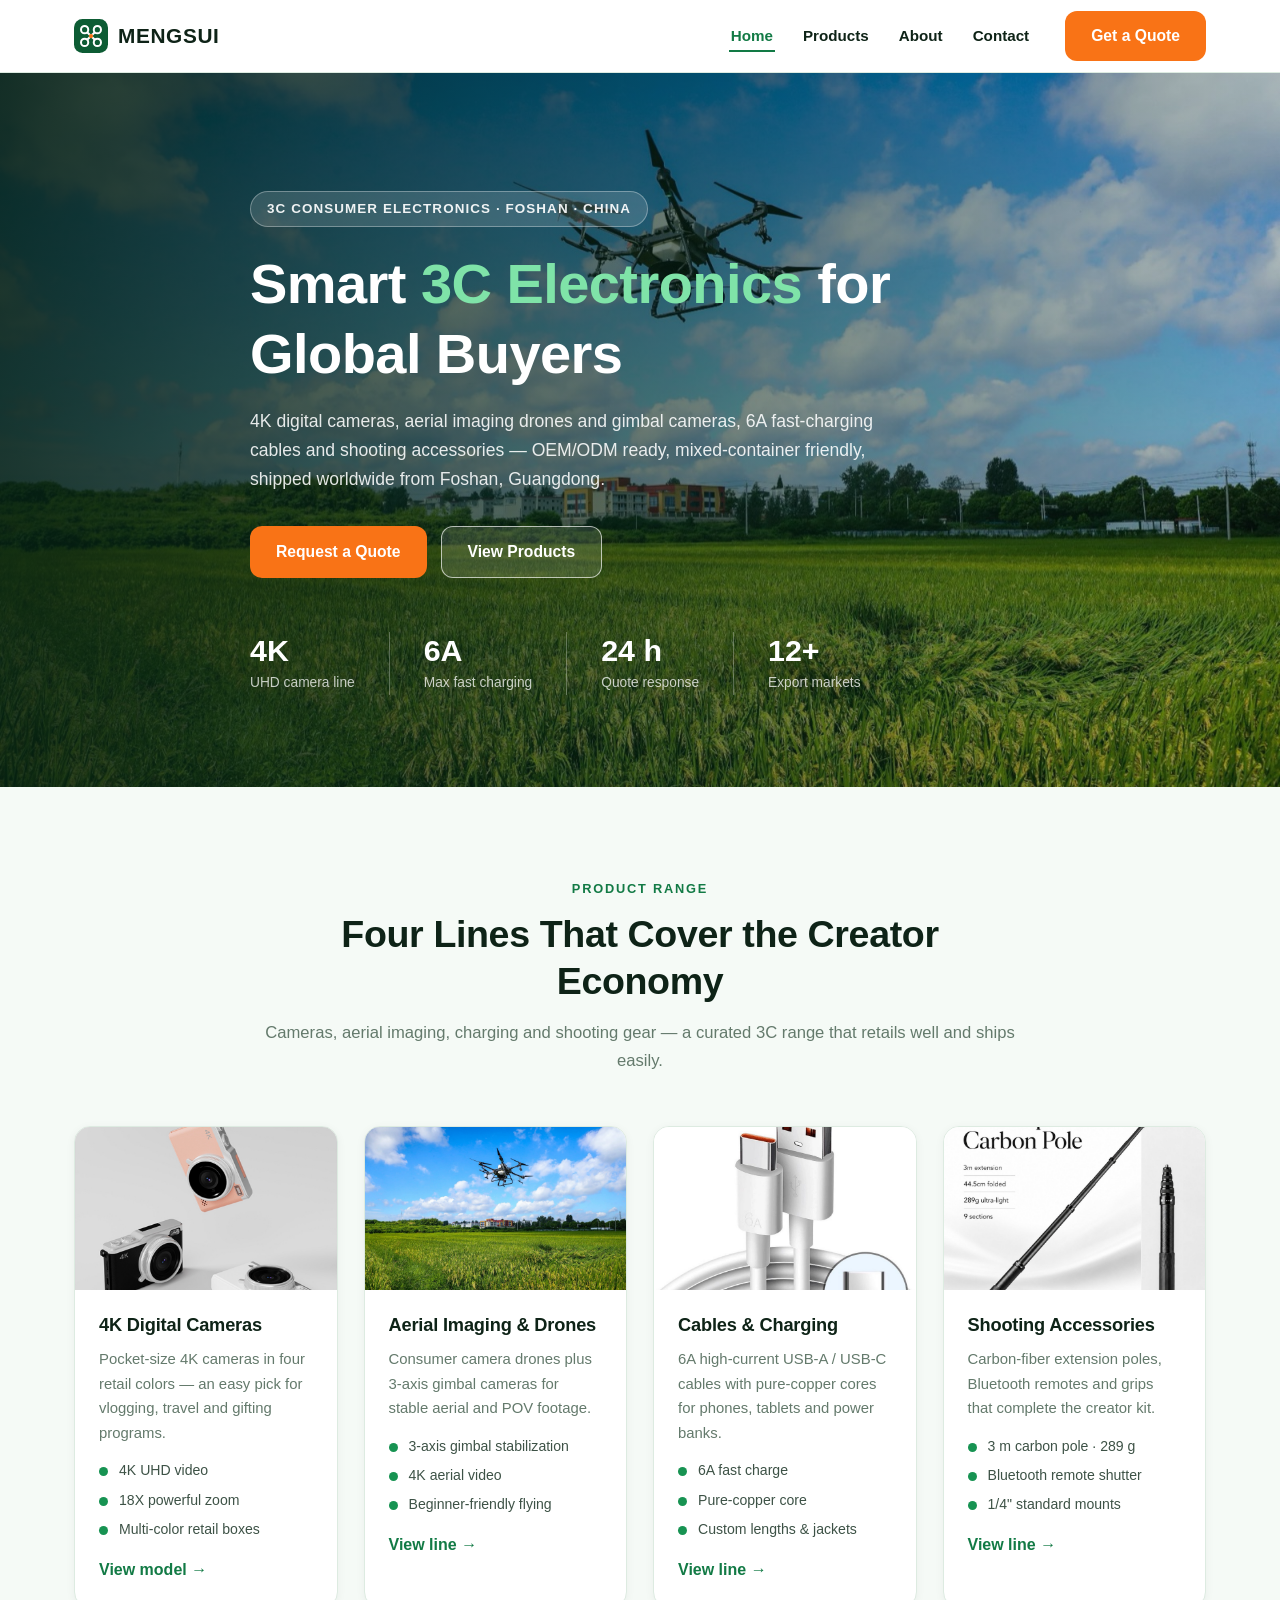
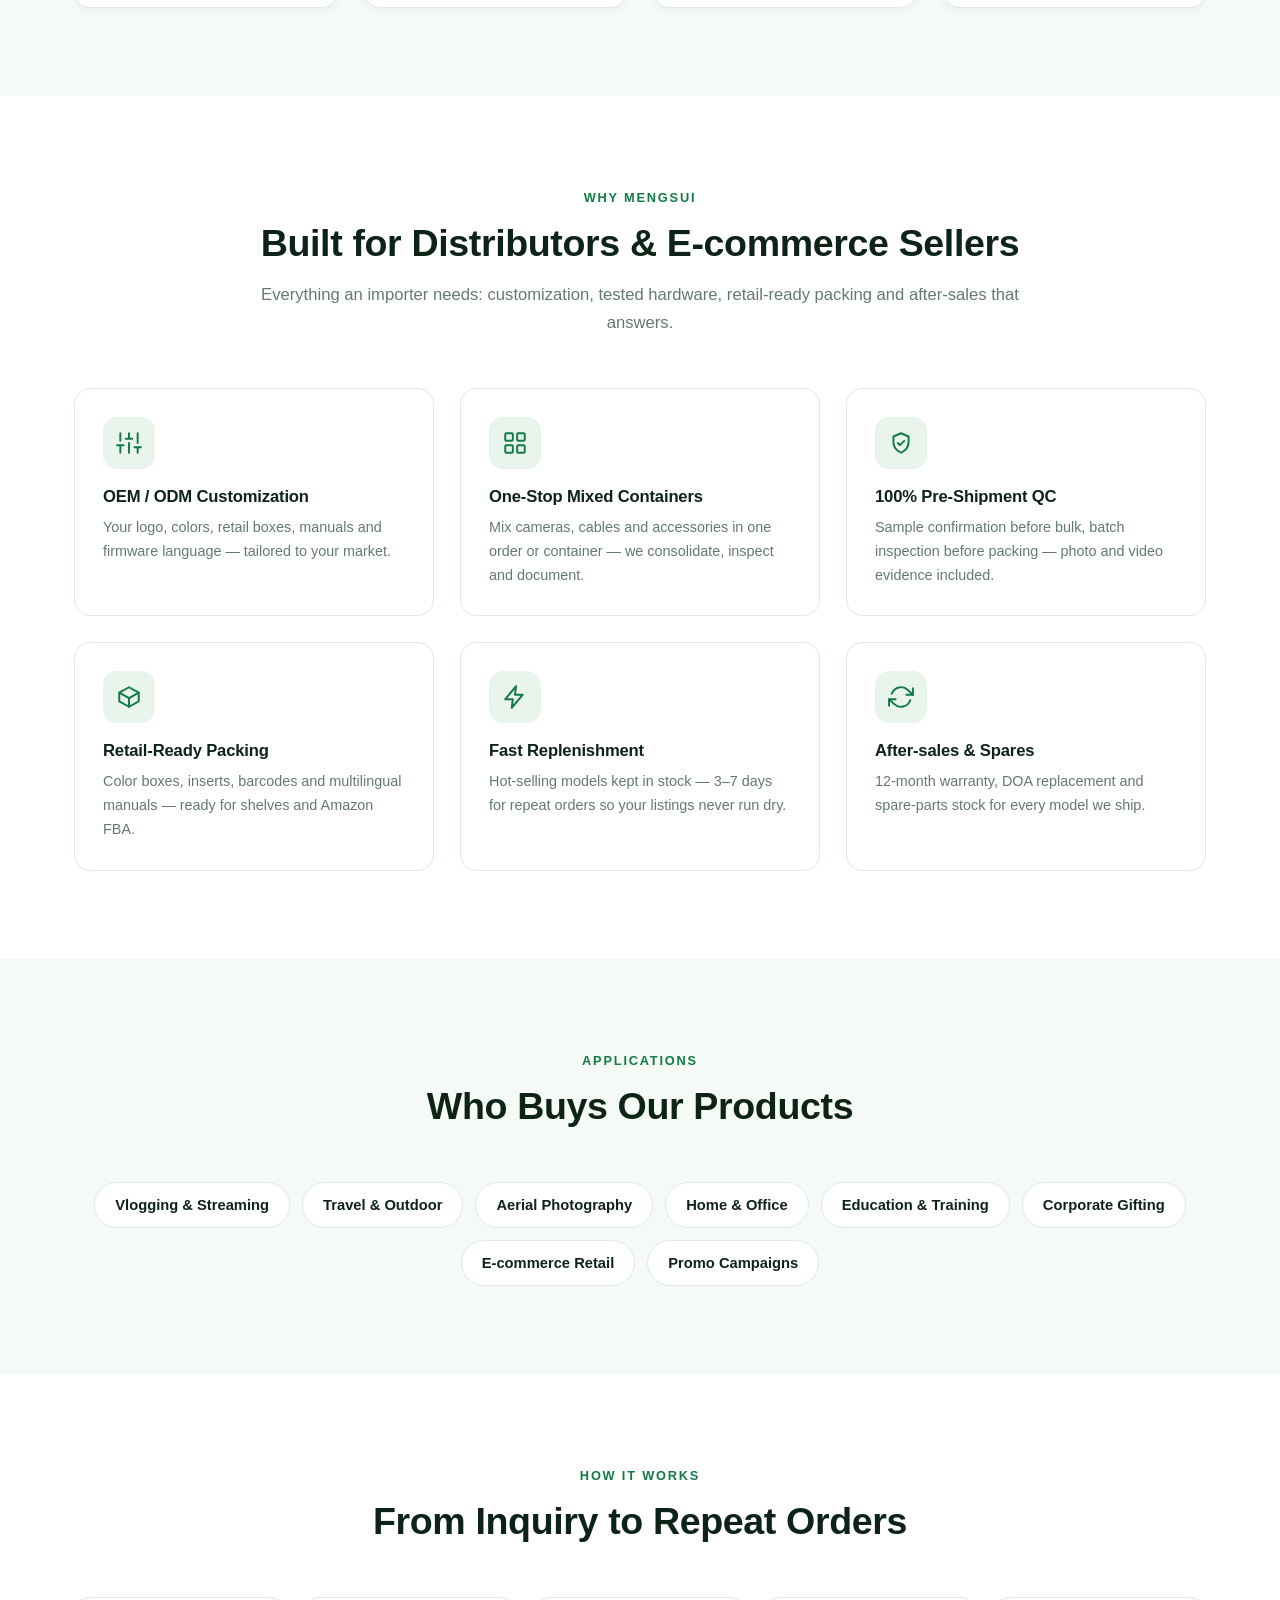
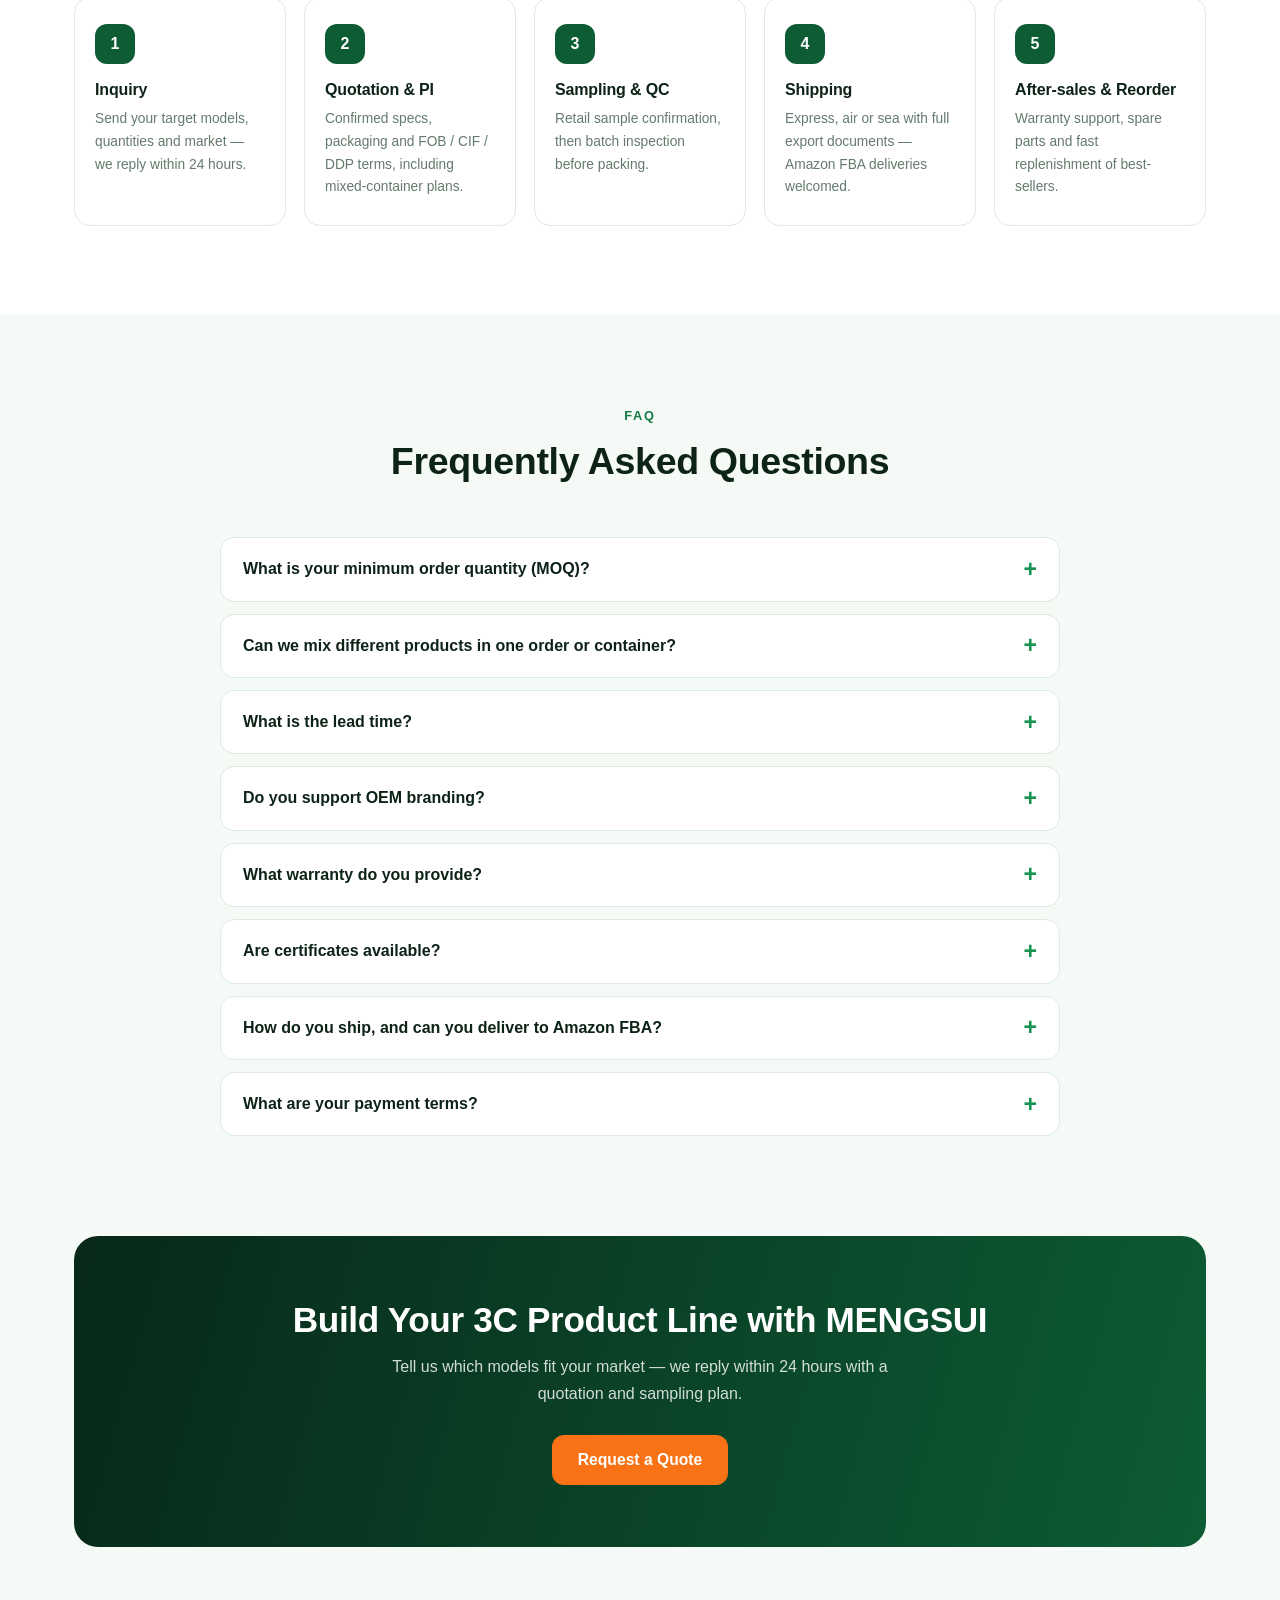
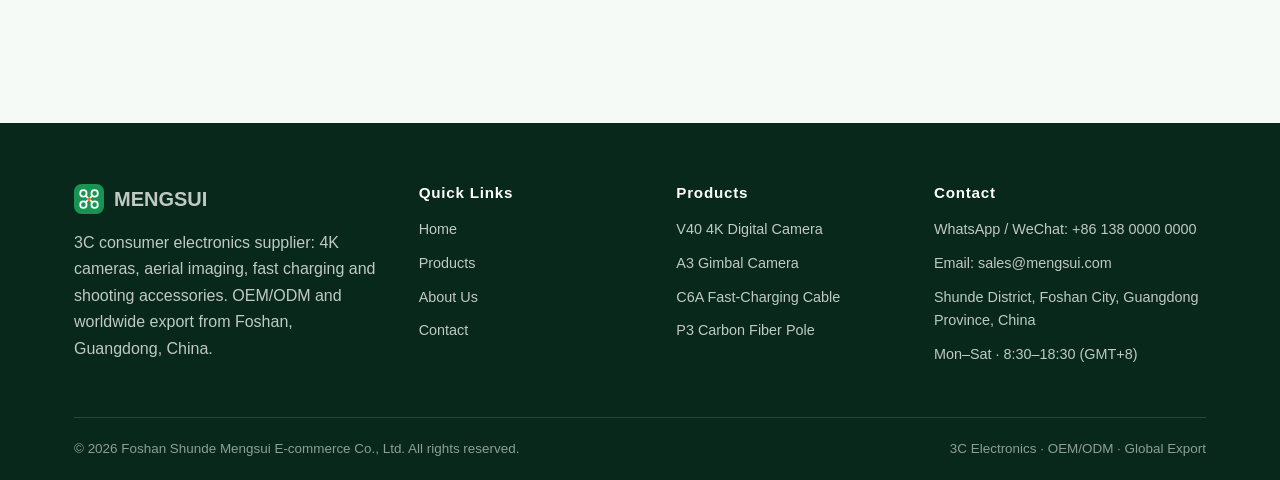
<file: index.html>
<!DOCTYPE html>
<html lang="en">
<head>
<meta charset="UTF-8">
<meta name="viewport" content="width=device-width, initial-scale=1.0">
<title>MENGSUI | 3C Consumer Electronics Supplier — 4K Cameras, Aerial Imaging, Charging &amp; Accessories</title>
<meta name="description" content="MENGSUI (Foshan Shunde Mengsui E-commerce Co., Ltd.) exports 3C consumer electronics: 4K digital cameras, aerial imaging drones &amp; gimbal cameras, 6A fast-charging cables and shooting accessories. OEM/ODM, mixed containers, worldwide shipping.">
<link rel="icon" href="data:image/svg+xml,%3Csvg xmlns='http://www.w3.org/2000/svg' viewBox='0 0 32 32'%3E%3Crect width='32' height='32' rx='8' fill='%230d5c34'/%3E%3Cg stroke='%23ffffff' stroke-width='1.9' fill='none'%3E%3Ccircle cx='10' cy='10' r='3.4'/%3E%3Ccircle cx='22' cy='10' r='3.4'/%3E%3Ccircle cx='10' cy='22' r='3.4'/%3E%3Ccircle cx='22' cy='22' r='3.4'/%3E%3Cpath d='M12.4 12.4l7.2 7.2M19.6 12.4l-7.2 7.2'/%3E%3C/g%3E%3Ccircle cx='16' cy='16' r='2' fill='%23f97316'/%3E%3C/svg%3E">
<link rel="stylesheet" href="css/style.css">
</head>
<body>

<header class="site-header">
  <div class="container">
    <nav class="nav">
      <a class="brand" href="index.html">
        <svg viewBox="0 0 32 32" fill="none" xmlns="http://www.w3.org/2000/svg" aria-hidden="true"><rect width="32" height="32" rx="8" fill="#0d5c34"/><g stroke="#ffffff" stroke-width="1.9" fill="none"><circle cx="10" cy="10" r="3.4"/><circle cx="22" cy="10" r="3.4"/><circle cx="10" cy="22" r="3.4"/><circle cx="22" cy="22" r="3.4"/><path d="M12.4 12.4l7.2 7.2M19.6 12.4l-7.2 7.2"/></g><circle cx="16" cy="16" r="2" fill="#f97316"/></svg>
        MENGSUI
      </a>
      <button class="nav-toggle" aria-label="Toggle menu"><span></span><span></span><span></span></button>
      <ul class="nav-links">
        <li><a href="index.html" class="active">Home</a></li>
        <li><a href="products.html">Products</a></li>
        <li><a href="about.html">About</a></li>
        <li><a href="contact.html">Contact</a></li>
      </ul>
      <a class="btn btn-cta nav-cta" href="contact.html">Get a Quote</a>
    </nav>
  </div>
</header>

<!-- Hero -->
<section class="hero">
  <div class="hero-bg" style="background-image:url('images/drone-2.jpg')"></div>
  <div class="container hero-inner">
    <span class="hero-kicker">3C Consumer Electronics · Foshan · China</span>
    <h1>Smart <em>3C Electronics</em> for Global Buyers</h1>
    <p>4K digital cameras, aerial imaging drones and gimbal cameras, 6A fast-charging cables and shooting accessories — OEM/ODM ready, mixed-container friendly, shipped worldwide from Foshan, Guangdong.</p>
    <div class="hero-actions">
      <a class="btn btn-cta" href="contact.html">Request a Quote</a>
      <a class="btn btn-ghost" href="products.html">View Products</a>
    </div>
    <div class="hero-stats">
      <div class="stat"><strong>4K</strong><span>UHD camera line</span></div>
      <div class="stat"><strong>6A</strong><span>Max fast charging</span></div>
      <div class="stat"><strong>24 h</strong><span>Quote response</span></div>
      <div class="stat"><strong>12+</strong><span>Export markets</span></div>
    </div>
  </div>
</section>

<!-- Product families -->
<section class="section">
  <div class="container">
    <div class="section-head center reveal">
      <span class="kicker">Product Range</span>
      <h2>Four Lines That Cover the Creator Economy</h2>
      <p>Cameras, aerial imaging, charging and shooting gear — a curated 3C range that retails well and ships easily.</p>
    </div>
    <div class="grid grid-4">
      <article class="card reveal">
        <div class="card-media"><img src="images/cam-trio.jpg" alt="4K digital cameras in pink, black and white"></div>
        <div class="card-body">
          <h3>4K Digital Cameras</h3>
          <p>Pocket-size 4K cameras in four retail colors — an easy pick for vlogging, travel and gifting programs.</p>
          <ul class="mini-specs">
            <li>4K UHD video</li>
            <li>18X powerful zoom</li>
            <li>Multi-color retail boxes</li>
          </ul>
          <a class="text-link" href="products.html#camera">View model →</a>
        </div>
      </article>
      <article class="card reveal">
        <div class="card-media"><img src="images/drone-2.jpg" alt="Consumer camera drone flying in a blue sky"></div>
        <div class="card-body">
          <h3>Aerial Imaging &amp; Drones</h3>
          <p>Consumer camera drones plus 3-axis gimbal cameras for stable aerial and POV footage.</p>
          <ul class="mini-specs">
            <li>3-axis gimbal stabilization</li>
            <li>4K aerial video</li>
            <li>Beginner-friendly flying</li>
          </ul>
          <a class="text-link" href="products.html#aerial">View line →</a>
        </div>
      </article>
      <article class="card reveal">
        <div class="card-media"><img src="images/cable-6a.jpg" alt="6A USB-A to USB-C fast-charging cable"></div>
        <div class="card-body">
          <h3>Cables &amp; Charging</h3>
          <p>6A high-current USB-A / USB-C cables with pure-copper cores for phones, tablets and power banks.</p>
          <ul class="mini-specs">
            <li>6A fast charge</li>
            <li>Pure-copper core</li>
            <li>Custom lengths &amp; jackets</li>
          </ul>
          <a class="text-link" href="products.html#cables">View line →</a>
        </div>
      </article>
      <article class="card reveal">
        <div class="card-media"><img src="images/pole-carbon.jpg" alt="Carbon fiber telescopic extension pole for cameras"></div>
        <div class="card-body">
          <h3>Shooting Accessories</h3>
          <p>Carbon-fiber extension poles, Bluetooth remotes and grips that complete the creator kit.</p>
          <ul class="mini-specs">
            <li>3 m carbon pole · 289 g</li>
            <li>Bluetooth remote shutter</li>
            <li>1/4" standard mounts</li>
          </ul>
          <a class="text-link" href="products.html#accessories">View line →</a>
        </div>
      </article>
    </div>
  </div>
</section>

<!-- Why MENGSUI -->
<section class="section section-white">
  <div class="container">
    <div class="section-head center reveal">
      <span class="kicker">Why MENGSUI</span>
      <h2>Built for Distributors &amp; E-commerce Sellers</h2>
      <p>Everything an importer needs: customization, tested hardware, retail-ready packing and after-sales that answers.</p>
    </div>
    <div class="grid grid-3">
      <div class="icon-card reveal">
        <div class="icon"><svg viewBox="0 0 24 24" fill="none" stroke="currentColor" stroke-width="1.8" stroke-linecap="round" stroke-linejoin="round"><path d="M4 21v-7M4 10V3M12 21v-9M12 8V3M20 21v-5M20 12V3M1 14h6M9 8h6M17 16h6"/></svg></div>
        <h3>OEM / ODM Customization</h3>
        <p>Your logo, colors, retail boxes, manuals and firmware language — tailored to your market.</p>
      </div>
      <div class="icon-card reveal">
        <div class="icon"><svg viewBox="0 0 24 24" fill="none" stroke="currentColor" stroke-width="1.8" stroke-linecap="round" stroke-linejoin="round"><rect x="3" y="3" width="7" height="7" rx="1"/><rect x="14" y="3" width="7" height="7" rx="1"/><rect x="14" y="14" width="7" height="7" rx="1"/><rect x="3" y="14" width="7" height="7" rx="1"/></svg></div>
        <h3>One-Stop Mixed Containers</h3>
        <p>Mix cameras, cables and accessories in one order or container — we consolidate, inspect and document.</p>
      </div>
      <div class="icon-card reveal">
        <div class="icon"><svg viewBox="0 0 24 24" fill="none" stroke="currentColor" stroke-width="1.8" stroke-linecap="round" stroke-linejoin="round"><path d="M12 3l7 3v5c0 4.5-3 8-7 10-4-2-7-5.5-7-10V6z"/><path d="M9 12l2 2 4-4"/></svg></div>
        <h3>100% Pre-Shipment QC</h3>
        <p>Sample confirmation before bulk, batch inspection before packing — photo and video evidence included.</p>
      </div>
      <div class="icon-card reveal">
        <div class="icon"><svg viewBox="0 0 24 24" fill="none" stroke="currentColor" stroke-width="1.8" stroke-linecap="round" stroke-linejoin="round"><path d="M21 8l-9-5-9 5v8l9 5 9-5z"/><path d="M3 8l9 5 9-5M12 13v8"/></svg></div>
        <h3>Retail-Ready Packing</h3>
        <p>Color boxes, inserts, barcodes and multilingual manuals — ready for shelves and Amazon FBA.</p>
      </div>
      <div class="icon-card reveal">
        <div class="icon"><svg viewBox="0 0 24 24" fill="none" stroke="currentColor" stroke-width="1.8" stroke-linecap="round" stroke-linejoin="round"><path d="M13 2L3 14h7l-1 8 10-12h-7z"/></svg></div>
        <h3>Fast Replenishment</h3>
        <p>Hot-selling models kept in stock — 3–7 days for repeat orders so your listings never run dry.</p>
      </div>
      <div class="icon-card reveal">
        <div class="icon"><svg viewBox="0 0 24 24" fill="none" stroke="currentColor" stroke-width="1.8" stroke-linecap="round" stroke-linejoin="round"><path d="M23 4v6h-6M1 20v-6h6"/><path d="M3.5 9a9 9 0 0 1 14.9-3.4L23 10M1 14l4.6 4.4A9 9 0 0 0 20.5 15"/></svg></div>
        <h3>After-sales &amp; Spares</h3>
        <p>12-month warranty, DOA replacement and spare-parts stock for every model we ship.</p>
      </div>
    </div>
  </div>
</section>

<!-- Applications -->
<section class="section">
  <div class="container">
    <div class="section-head center reveal">
      <span class="kicker">Applications</span>
      <h2>Who Buys Our Products</h2>
    </div>
    <div class="chips reveal">
      <span class="chip">Vlogging &amp; Streaming</span>
      <span class="chip">Travel &amp; Outdoor</span>
      <span class="chip">Aerial Photography</span>
      <span class="chip">Home &amp; Office</span>
      <span class="chip">Education &amp; Training</span>
      <span class="chip">Corporate Gifting</span>
      <span class="chip">E-commerce Retail</span>
      <span class="chip">Promo Campaigns</span>
    </div>
  </div>
</section>

<!-- Process -->
<section class="section section-white">
  <div class="container">
    <div class="section-head center reveal">
      <span class="kicker">How It Works</span>
      <h2>From Inquiry to Repeat Orders</h2>
    </div>
    <div class="steps">
      <div class="step reveal">
        <div class="step-num">1</div>
        <h3>Inquiry</h3>
        <p>Send your target models, quantities and market — we reply within 24 hours.</p>
      </div>
      <div class="step reveal">
        <div class="step-num">2</div>
        <h3>Quotation &amp; PI</h3>
        <p>Confirmed specs, packaging and FOB / CIF / DDP terms, including mixed-container plans.</p>
      </div>
      <div class="step reveal">
        <div class="step-num">3</div>
        <h3>Sampling &amp; QC</h3>
        <p>Retail sample confirmation, then batch inspection before packing.</p>
      </div>
      <div class="step reveal">
        <div class="step-num">4</div>
        <h3>Shipping</h3>
        <p>Express, air or sea with full export documents — Amazon FBA deliveries welcomed.</p>
      </div>
      <div class="step reveal">
        <div class="step-num">5</div>
        <h3>After-sales &amp; Reorder</h3>
        <p>Warranty support, spare parts and fast replenishment of best-sellers.</p>
      </div>
    </div>
  </div>
</section>

<!-- FAQ -->
<section class="section">
  <div class="container">
    <div class="section-head center reveal">
      <span class="kicker">FAQ</span>
      <h2>Frequently Asked Questions</h2>
    </div>
    <div class="faq reveal">
      <details>
        <summary>What is your minimum order quantity (MOQ)?</summary>
        <div class="faq-a">We keep MOQ flexible: trial orders from 20–100 pieces per model depending on the product line, and mixed orders across models are always welcome — small starts are how most of our partners begin.</div>
      </details>
      <details>
        <summary>Can we mix different products in one order or container?</summary>
        <div class="faq-a">Yes — mixed containers are our specialty. Cameras, cables, drones and accessories can be combined in one shipment; we handle consolidation, labeling and a single set of export documents.</div>
      </details>
      <details>
        <summary>What is the lead time?</summary>
        <div class="faq-a">In-stock models ship in 3–7 working days. OEM/ODM orders with custom branding or packaging typically need 15–25 days depending on quantity.</div>
      </details>
      <details>
        <summary>Do you support OEM branding?</summary>
        <div class="faq-a">Yes. We customize logo printing, housing colors, retail boxes, manuals and firmware language. Low MOQ applies to first OEM orders.</div>
      </details>
      <details>
        <summary>What warranty do you provide?</summary>
        <div class="faq-a">All products carry a 12-month warranty. Dead-on-arrival units are replaced free of charge in your next order, and spare parts are stocked for every model we ship.</div>
      </details>
      <details>
        <summary>Are certificates available?</summary>
        <div class="faq-a">CE / FCC / RoHS documentation is available for most models — ask our team for the certificate package of the exact items you plan to import.</div>
      </details>
      <details>
        <summary>How do you ship, and can you deliver to Amazon FBA?</summary>
        <div class="faq-a">We ship by express, air and sea under FOB, CIF or DDP terms, and we are experienced with Amazon FBA deliveries including carton labeling and appointment handling.</div>
      </details>
      <details>
        <summary>What are your payment terms?</summary>
        <div class="faq-a">T/T with 30% deposit and balance against shipping documents is standard. L/C is available for established partners, and other terms can be discussed for long-term cooperation.</div>
      </details>
    </div>
  </div>
</section>

<!-- CTA -->
<section class="section" style="padding-top:0">
  <div class="container">
    <div class="cta-band reveal">
      <h2>Build Your 3C Product Line with MENGSUI</h2>
      <p>Tell us which models fit your market — we reply within 24 hours with a quotation and sampling plan.</p>
      <a class="btn btn-cta" href="contact.html">Request a Quote</a>
    </div>
  </div>
</section>

<footer class="site-footer">
  <div class="container">
    <div class="footer-inner">
      <div>
        <a class="footer-brand" href="index.html">
          <svg viewBox="0 0 32 32" fill="none" xmlns="http://www.w3.org/2000/svg" aria-hidden="true"><rect width="32" height="32" rx="8" fill="#179352"/><g stroke="#ffffff" stroke-width="1.9" fill="none"><circle cx="10" cy="10" r="3.4"/><circle cx="22" cy="10" r="3.4"/><circle cx="10" cy="22" r="3.4"/><circle cx="22" cy="22" r="3.4"/><path d="M12.4 12.4l7.2 7.2M19.6 12.4l-7.2 7.2"/></g><circle cx="16" cy="16" r="2" fill="#f97316"/></svg>
          MENGSUI
        </a>
        <p>3C consumer electronics supplier: 4K cameras, aerial imaging, fast charging and shooting accessories. OEM/ODM and worldwide export from Foshan, Guangdong, China.</p>
      </div>
      <div>
        <h4>Quick Links</h4>
        <ul>
          <li><a href="index.html">Home</a></li>
          <li><a href="products.html">Products</a></li>
          <li><a href="about.html">About Us</a></li>
          <li><a href="contact.html">Contact</a></li>
        </ul>
      </div>
      <div>
        <h4>Products</h4>
        <ul>
          <li><a href="products.html#camera">V40 4K Digital Camera</a></li>
          <li><a href="products.html#aerial">A3 Gimbal Camera</a></li>
          <li><a href="products.html#cables">C6A Fast-Charging Cable</a></li>
          <li><a href="products.html#accessories">P3 Carbon Fiber Pole</a></li>
        </ul>
      </div>
      <div>
        <h4>Contact</h4>
        <ul>
          <li>WhatsApp / WeChat: +86 138 0000 0000</li>
          <li>Email: <a href="mailto:sales@mengsui.com">sales@mengsui.com</a></li>
          <li>Shunde District, Foshan City, Guangdong Province, China</li>
          <li>Mon–Sat · 8:30–18:30 (GMT+8)</li>
        </ul>
      </div>
    </div>
    <div class="footer-bottom">
      <span>© <span id="year">2026</span> Foshan Shunde Mengsui E-commerce Co., Ltd. All rights reserved.</span>
      <span>3C Electronics · OEM/ODM · Global Export</span>
    </div>
  </div>
</footer>

<script src="js/main.js"></script>
</body>
</html>
</file>
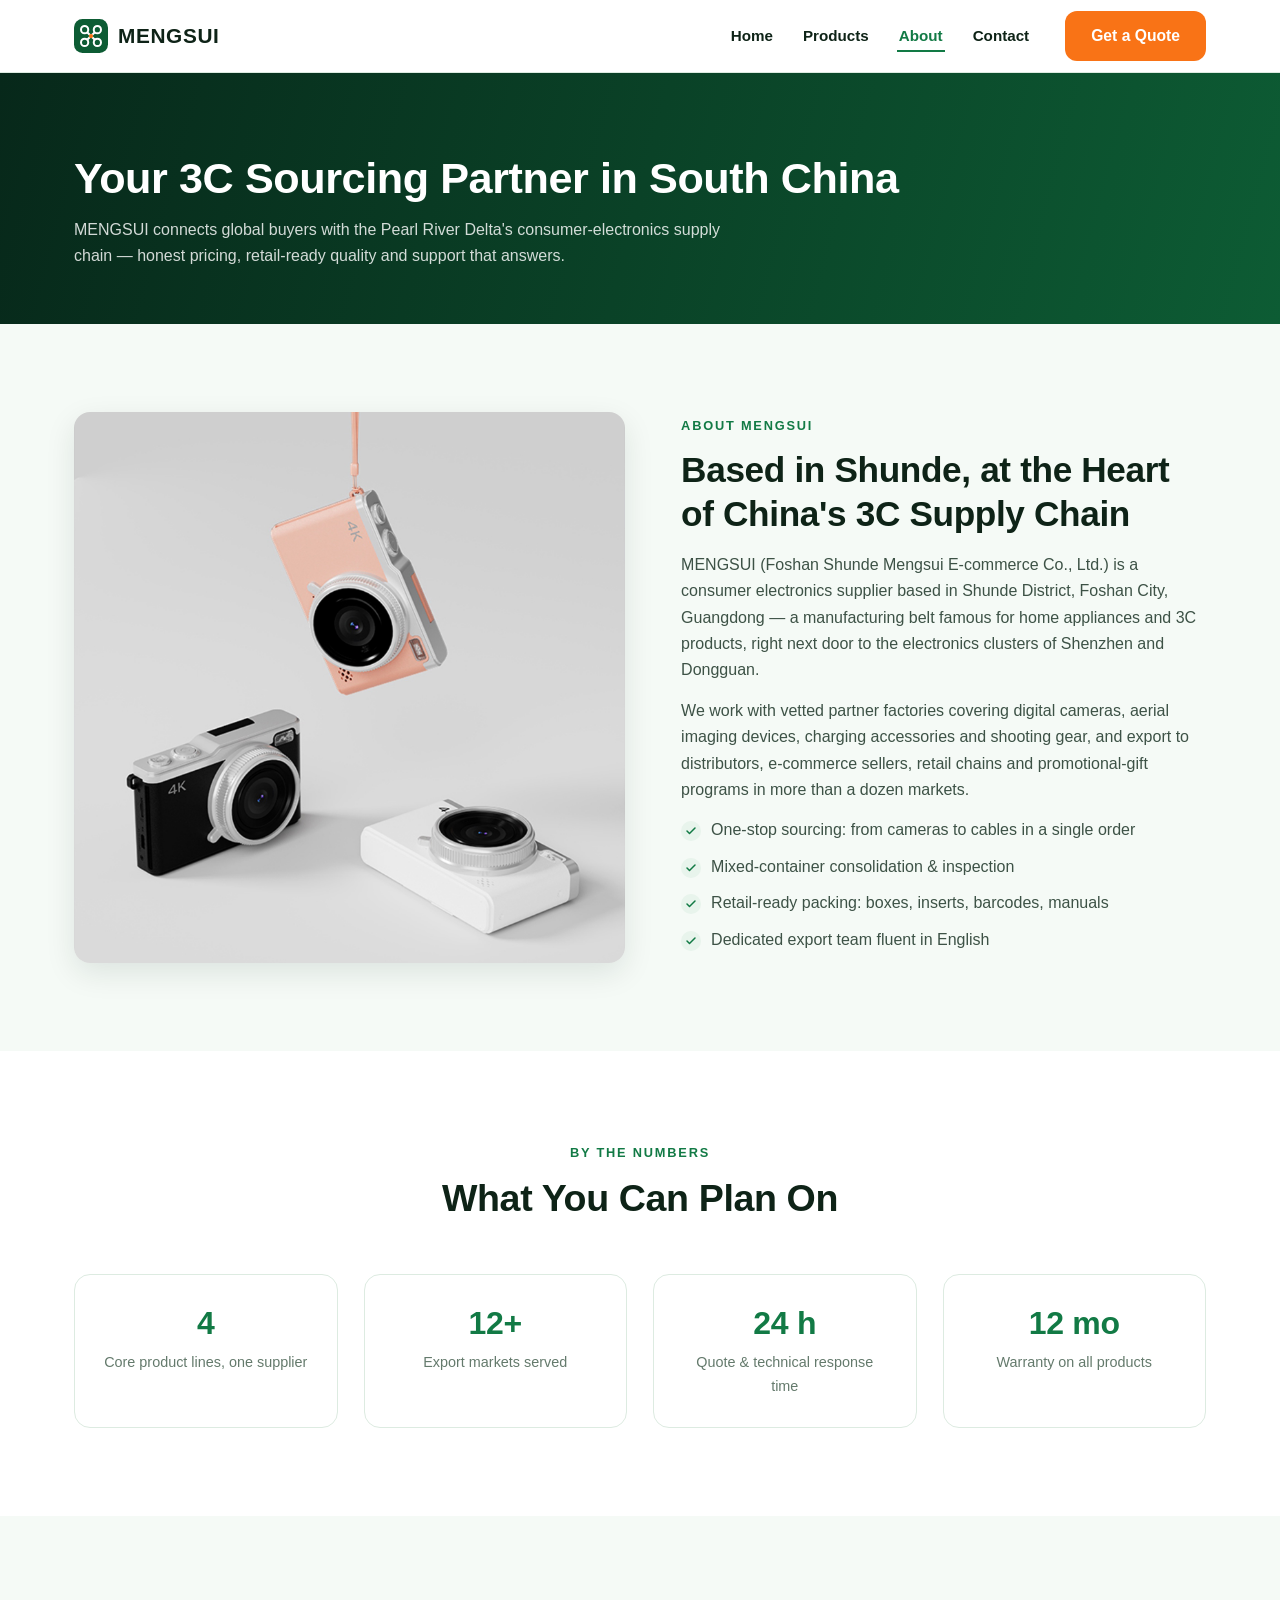
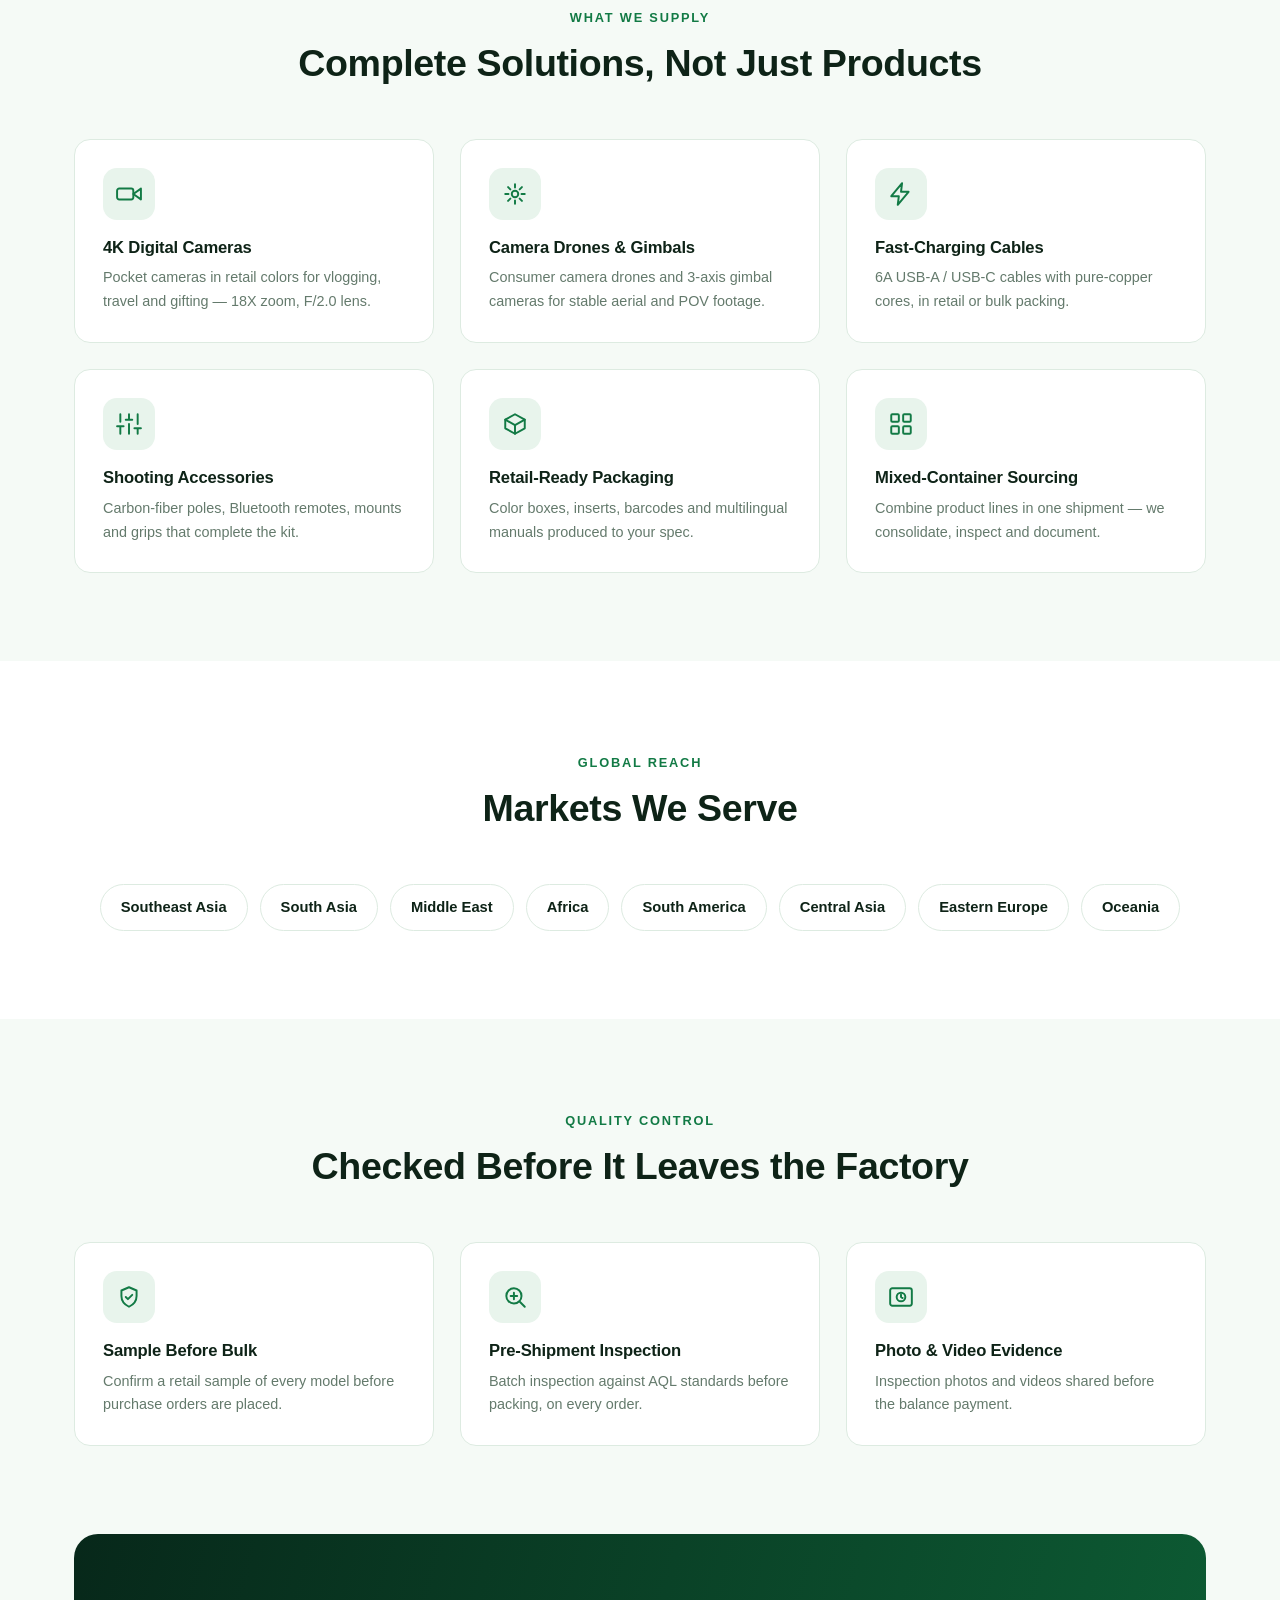
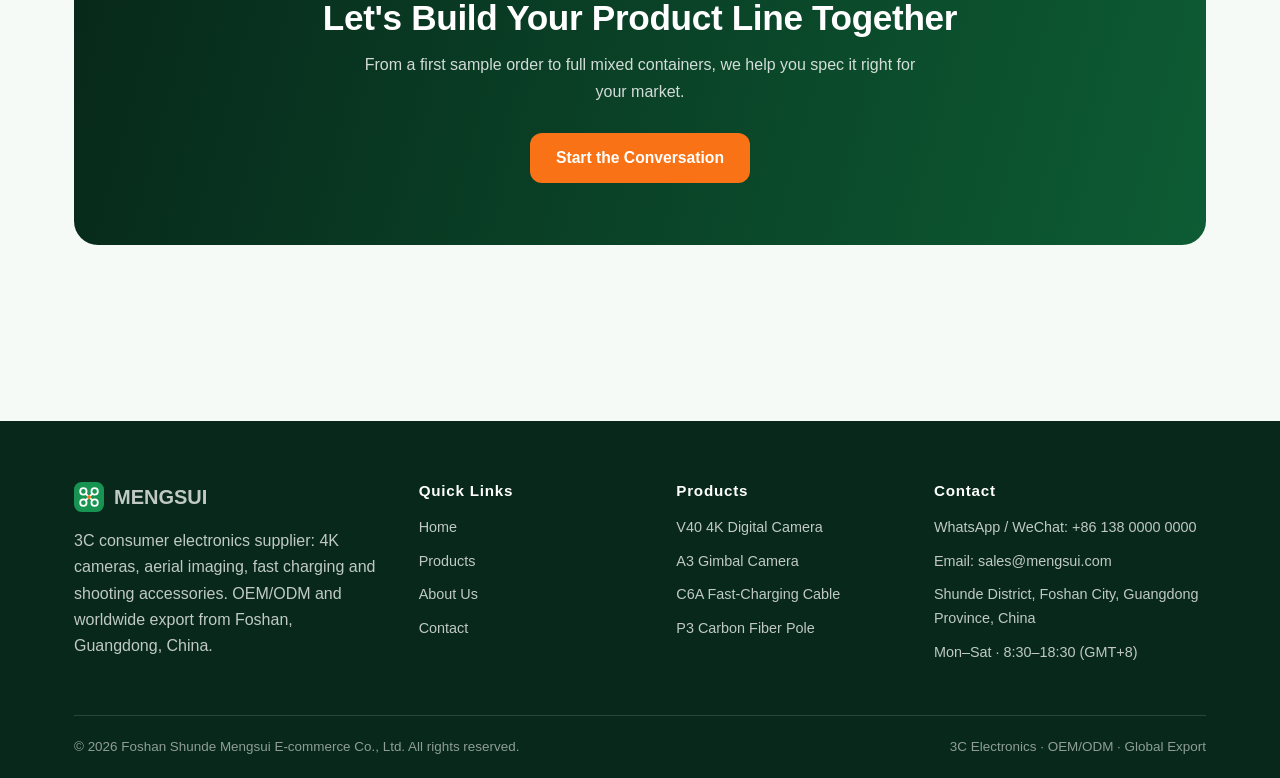
<file: about.html>
<!DOCTYPE html>
<html lang="en">
<head>
<meta charset="UTF-8">
<meta name="viewport" content="width=device-width, initial-scale=1.0">
<title>About Us | MENGSUI — 3C Consumer Electronics Supplier from Foshan, China</title>
<meta name="description" content="MENGSUI (Foshan Shunde Mengsui E-commerce Co., Ltd.) is a 3C consumer electronics supplier based in Shunde, Foshan — exporting 4K cameras, aerial imaging, fast-charging cables and shooting accessories to 12+ markets with OEM/ODM support.">
<link rel="icon" href="data:image/svg+xml,%3Csvg xmlns='http://www.w3.org/2000/svg' viewBox='0 0 32 32'%3E%3Crect width='32' height='32' rx='8' fill='%230d5c34'/%3E%3Cg stroke='%23ffffff' stroke-width='1.9' fill='none'%3E%3Ccircle cx='10' cy='10' r='3.4'/%3E%3Ccircle cx='22' cy='10' r='3.4'/%3E%3Ccircle cx='10' cy='22' r='3.4'/%3E%3Ccircle cx='22' cy='22' r='3.4'/%3E%3Cpath d='M12.4 12.4l7.2 7.2M19.6 12.4l-7.2 7.2'/%3E%3C/g%3E%3Ccircle cx='16' cy='16' r='2' fill='%23f97316'/%3E%3C/svg%3E">
<link rel="stylesheet" href="css/style.css">
</head>
<body>

<header class="site-header">
  <div class="container">
    <nav class="nav">
      <a class="brand" href="index.html">
        <svg viewBox="0 0 32 32" fill="none" xmlns="http://www.w3.org/2000/svg" aria-hidden="true"><rect width="32" height="32" rx="8" fill="#0d5c34"/><g stroke="#ffffff" stroke-width="1.9" fill="none"><circle cx="10" cy="10" r="3.4"/><circle cx="22" cy="10" r="3.4"/><circle cx="10" cy="22" r="3.4"/><circle cx="22" cy="22" r="3.4"/><path d="M12.4 12.4l7.2 7.2M19.6 12.4l-7.2 7.2"/></g><circle cx="16" cy="16" r="2" fill="#f97316"/></svg>
        MENGSUI
      </a>
      <button class="nav-toggle" aria-label="Toggle menu"><span></span><span></span><span></span></button>
      <ul class="nav-links">
        <li><a href="index.html">Home</a></li>
        <li><a href="products.html">Products</a></li>
        <li><a href="about.html" class="active">About</a></li>
        <li><a href="contact.html">Contact</a></li>
      </ul>
      <a class="btn btn-cta nav-cta" href="contact.html">Get a Quote</a>
    </nav>
  </div>
</header>

<section class="page-hero">
  <div class="container">
    <h1>Your 3C Sourcing Partner in South China</h1>
    <p>MENGSUI connects global buyers with the Pearl River Delta's consumer-electronics supply chain — honest pricing, retail-ready quality and support that answers.</p>
  </div>
</section>

<!-- Intro -->
<section class="section">
  <div class="container">
    <div class="split">
      <img src="images/cam-trio.jpg" alt="MENGSUI 4K digital cameras in three colors" class="reveal">
      <div class="reveal">
        <span class="kicker">About MENGSUI</span>
        <h2>Based in Shunde, at the Heart of China's 3C Supply Chain</h2>
        <p>MENGSUI (Foshan Shunde Mengsui E-commerce Co., Ltd.) is a consumer electronics supplier based in Shunde District, Foshan City, Guangdong — a manufacturing belt famous for home appliances and 3C products, right next door to the electronics clusters of Shenzhen and Dongguan.</p>
        <p>We work with vetted partner factories covering digital cameras, aerial imaging devices, charging accessories and shooting gear, and export to distributors, e-commerce sellers, retail chains and promotional-gift programs in more than a dozen markets.</p>
        <ul class="check-list">
          <li>One-stop sourcing: from cameras to cables in a single order</li>
          <li>Mixed-container consolidation &amp; inspection</li>
          <li>Retail-ready packing: boxes, inserts, barcodes, manuals</li>
          <li>Dedicated export team fluent in English</li>
        </ul>
      </div>
    </div>
  </div>
</section>

<!-- Numbers -->
<section class="section section-white">
  <div class="container">
    <div class="section-head center reveal">
      <span class="kicker">By the Numbers</span>
      <h2>What You Can Plan On</h2>
    </div>
    <div class="grid grid-4">
      <div class="icon-card reveal" style="text-align:center">
        <h3 style="font-size:2rem;color:var(--g6)">4</h3>
        <p>Core product lines, one supplier</p>
      </div>
      <div class="icon-card reveal" style="text-align:center">
        <h3 style="font-size:2rem;color:var(--g6)">12+</h3>
        <p>Export markets served</p>
      </div>
      <div class="icon-card reveal" style="text-align:center">
        <h3 style="font-size:2rem;color:var(--g6)">24 h</h3>
        <p>Quote &amp; technical response time</p>
      </div>
      <div class="icon-card reveal" style="text-align:center">
        <h3 style="font-size:2rem;color:var(--g6)">12 mo</h3>
        <p>Warranty on all products</p>
      </div>
    </div>
  </div>
</section>

<!-- Capabilities -->
<section class="section">
  <div class="container">
    <div class="section-head center reveal">
      <span class="kicker">What We Supply</span>
      <h2>Complete Solutions, Not Just Products</h2>
    </div>
    <div class="grid grid-3">
      <div class="icon-card reveal">
        <div class="icon"><svg viewBox="0 0 24 24" fill="none" stroke="currentColor" stroke-width="1.8" stroke-linecap="round" stroke-linejoin="round"><path d="M23 7l-7 5 7 5V7z"/><rect x="1" y="7" width="15" height="10" rx="2"/></svg></div>
        <h3>4K Digital Cameras</h3>
        <p>Pocket cameras in retail colors for vlogging, travel and gifting — 18X zoom, F/2.0 lens.</p>
      </div>
      <div class="icon-card reveal">
        <div class="icon"><svg viewBox="0 0 24 24" fill="none" stroke="currentColor" stroke-width="1.8" stroke-linecap="round" stroke-linejoin="round"><circle cx="12" cy="12" r="3"/><path d="M12 3v3M12 18v3M3 12h3M18 12h3M5.6 5.6l2.1 2.1M16.3 16.3l2.1 2.1M18.4 5.6l-2.1 2.1M7.7 16.3l-2.1 2.1"/></svg></div>
        <h3>Camera Drones &amp; Gimbals</h3>
        <p>Consumer camera drones and 3-axis gimbal cameras for stable aerial and POV footage.</p>
      </div>
      <div class="icon-card reveal">
        <div class="icon"><svg viewBox="0 0 24 24" fill="none" stroke="currentColor" stroke-width="1.8" stroke-linecap="round" stroke-linejoin="round"><path d="M13 2L3 14h7l-1 8 10-12h-7z"/></svg></div>
        <h3>Fast-Charging Cables</h3>
        <p>6A USB-A / USB-C cables with pure-copper cores, in retail or bulk packing.</p>
      </div>
      <div class="icon-card reveal">
        <div class="icon"><svg viewBox="0 0 24 24" fill="none" stroke="currentColor" stroke-width="1.8" stroke-linecap="round" stroke-linejoin="round"><path d="M4 21v-7M4 10V3M12 21v-9M12 8V3M20 21v-5M20 12V3M1 14h6M9 8h6M17 16h6"/></svg></div>
        <h3>Shooting Accessories</h3>
        <p>Carbon-fiber poles, Bluetooth remotes, mounts and grips that complete the kit.</p>
      </div>
      <div class="icon-card reveal">
        <div class="icon"><svg viewBox="0 0 24 24" fill="none" stroke="currentColor" stroke-width="1.8" stroke-linecap="round" stroke-linejoin="round"><path d="M21 8l-9-5-9 5v8l9 5 9-5z"/><path d="M3 8l9 5 9-5M12 13v8"/></svg></div>
        <h3>Retail-Ready Packaging</h3>
        <p>Color boxes, inserts, barcodes and multilingual manuals produced to your spec.</p>
      </div>
      <div class="icon-card reveal">
        <div class="icon"><svg viewBox="0 0 24 24" fill="none" stroke="currentColor" stroke-width="1.8" stroke-linecap="round" stroke-linejoin="round"><rect x="3" y="3" width="7" height="7" rx="1"/><rect x="14" y="3" width="7" height="7" rx="1"/><rect x="14" y="14" width="7" height="7" rx="1"/><rect x="3" y="14" width="7" height="7" rx="1"/></svg></div>
        <h3>Mixed-Container Sourcing</h3>
        <p>Combine product lines in one shipment — we consolidate, inspect and document.</p>
      </div>
    </div>
  </div>
</section>

<!-- Markets -->
<section class="section section-white">
  <div class="container">
    <div class="section-head center reveal">
      <span class="kicker">Global Reach</span>
      <h2>Markets We Serve</h2>
    </div>
    <div class="chips reveal">
      <span class="chip">Southeast Asia</span>
      <span class="chip">South Asia</span>
      <span class="chip">Middle East</span>
      <span class="chip">Africa</span>
      <span class="chip">South America</span>
      <span class="chip">Central Asia</span>
      <span class="chip">Eastern Europe</span>
      <span class="chip">Oceania</span>
    </div>
  </div>
</section>

<!-- QC -->
<section class="section">
  <div class="container">
    <div class="section-head center reveal">
      <span class="kicker">Quality Control</span>
      <h2>Checked Before It Leaves the Factory</h2>
    </div>
    <div class="grid grid-3">
      <div class="icon-card reveal">
        <div class="icon"><svg viewBox="0 0 24 24" fill="none" stroke="currentColor" stroke-width="1.8" stroke-linecap="round" stroke-linejoin="round"><path d="M12 3l7 3v5c0 4.5-3 8-7 10-4-2-7-5.5-7-10V6z"/><path d="M9 12l2 2 4-4"/></svg></div>
        <h3>Sample Before Bulk</h3>
        <p>Confirm a retail sample of every model before purchase orders are placed.</p>
      </div>
      <div class="icon-card reveal">
        <div class="icon"><svg viewBox="0 0 24 24" fill="none" stroke="currentColor" stroke-width="1.8" stroke-linecap="round" stroke-linejoin="round"><circle cx="11" cy="11" r="7"/><path d="M21 21l-4.35-4.35M8 11h6M11 8v6"/></svg></div>
        <h3>Pre-Shipment Inspection</h3>
        <p>Batch inspection against AQL standards before packing, on every order.</p>
      </div>
      <div class="icon-card reveal">
        <div class="icon"><svg viewBox="0 0 24 24" fill="none" stroke="currentColor" stroke-width="1.8" stroke-linecap="round" stroke-linejoin="round"><rect x="2" y="4" width="20" height="16" rx="2"/><circle cx="12" cy="12" r="4"/><path d="M12 10v2l1.5 1"/></svg></div>
        <h3>Photo &amp; Video Evidence</h3>
        <p>Inspection photos and videos shared before the balance payment.</p>
      </div>
    </div>
  </div>
</section>

<!-- CTA -->
<section class="section" style="padding-top:0">
  <div class="container">
    <div class="cta-band reveal">
      <h2>Let's Build Your Product Line Together</h2>
      <p>From a first sample order to full mixed containers, we help you spec it right for your market.</p>
      <a class="btn btn-cta" href="contact.html">Start the Conversation</a>
    </div>
  </div>
</section>

<footer class="site-footer">
  <div class="container">
    <div class="footer-inner">
      <div>
        <a class="footer-brand" href="index.html">
          <svg viewBox="0 0 32 32" fill="none" xmlns="http://www.w3.org/2000/svg" aria-hidden="true"><rect width="32" height="32" rx="8" fill="#179352"/><g stroke="#ffffff" stroke-width="1.9" fill="none"><circle cx="10" cy="10" r="3.4"/><circle cx="22" cy="10" r="3.4"/><circle cx="10" cy="22" r="3.4"/><circle cx="22" cy="22" r="3.4"/><path d="M12.4 12.4l7.2 7.2M19.6 12.4l-7.2 7.2"/></g><circle cx="16" cy="16" r="2" fill="#f97316"/></svg>
          MENGSUI
        </a>
        <p>3C consumer electronics supplier: 4K cameras, aerial imaging, fast charging and shooting accessories. OEM/ODM and worldwide export from Foshan, Guangdong, China.</p>
      </div>
      <div>
        <h4>Quick Links</h4>
        <ul>
          <li><a href="index.html">Home</a></li>
          <li><a href="products.html">Products</a></li>
          <li><a href="about.html">About Us</a></li>
          <li><a href="contact.html">Contact</a></li>
        </ul>
      </div>
      <div>
        <h4>Products</h4>
        <ul>
          <li><a href="products.html#camera">V40 4K Digital Camera</a></li>
          <li><a href="products.html#aerial">A3 Gimbal Camera</a></li>
          <li><a href="products.html#cables">C6A Fast-Charging Cable</a></li>
          <li><a href="products.html#accessories">P3 Carbon Fiber Pole</a></li>
        </ul>
      </div>
      <div>
        <h4>Contact</h4>
        <ul>
          <li>WhatsApp / WeChat: +86 138 0000 0000</li>
          <li>Email: <a href="mailto:sales@mengsui.com">sales@mengsui.com</a></li>
          <li>Shunde District, Foshan City, Guangdong Province, China</li>
          <li>Mon–Sat · 8:30–18:30 (GMT+8)</li>
        </ul>
      </div>
    </div>
    <div class="footer-bottom">
      <span>© <span id="year">2026</span> Foshan Shunde Mengsui E-commerce Co., Ltd. All rights reserved.</span>
      <span>3C Electronics · OEM/ODM · Global Export</span>
    </div>
  </div>
</footer>

<script src="js/main.js"></script>
</body>
</html>
</file>
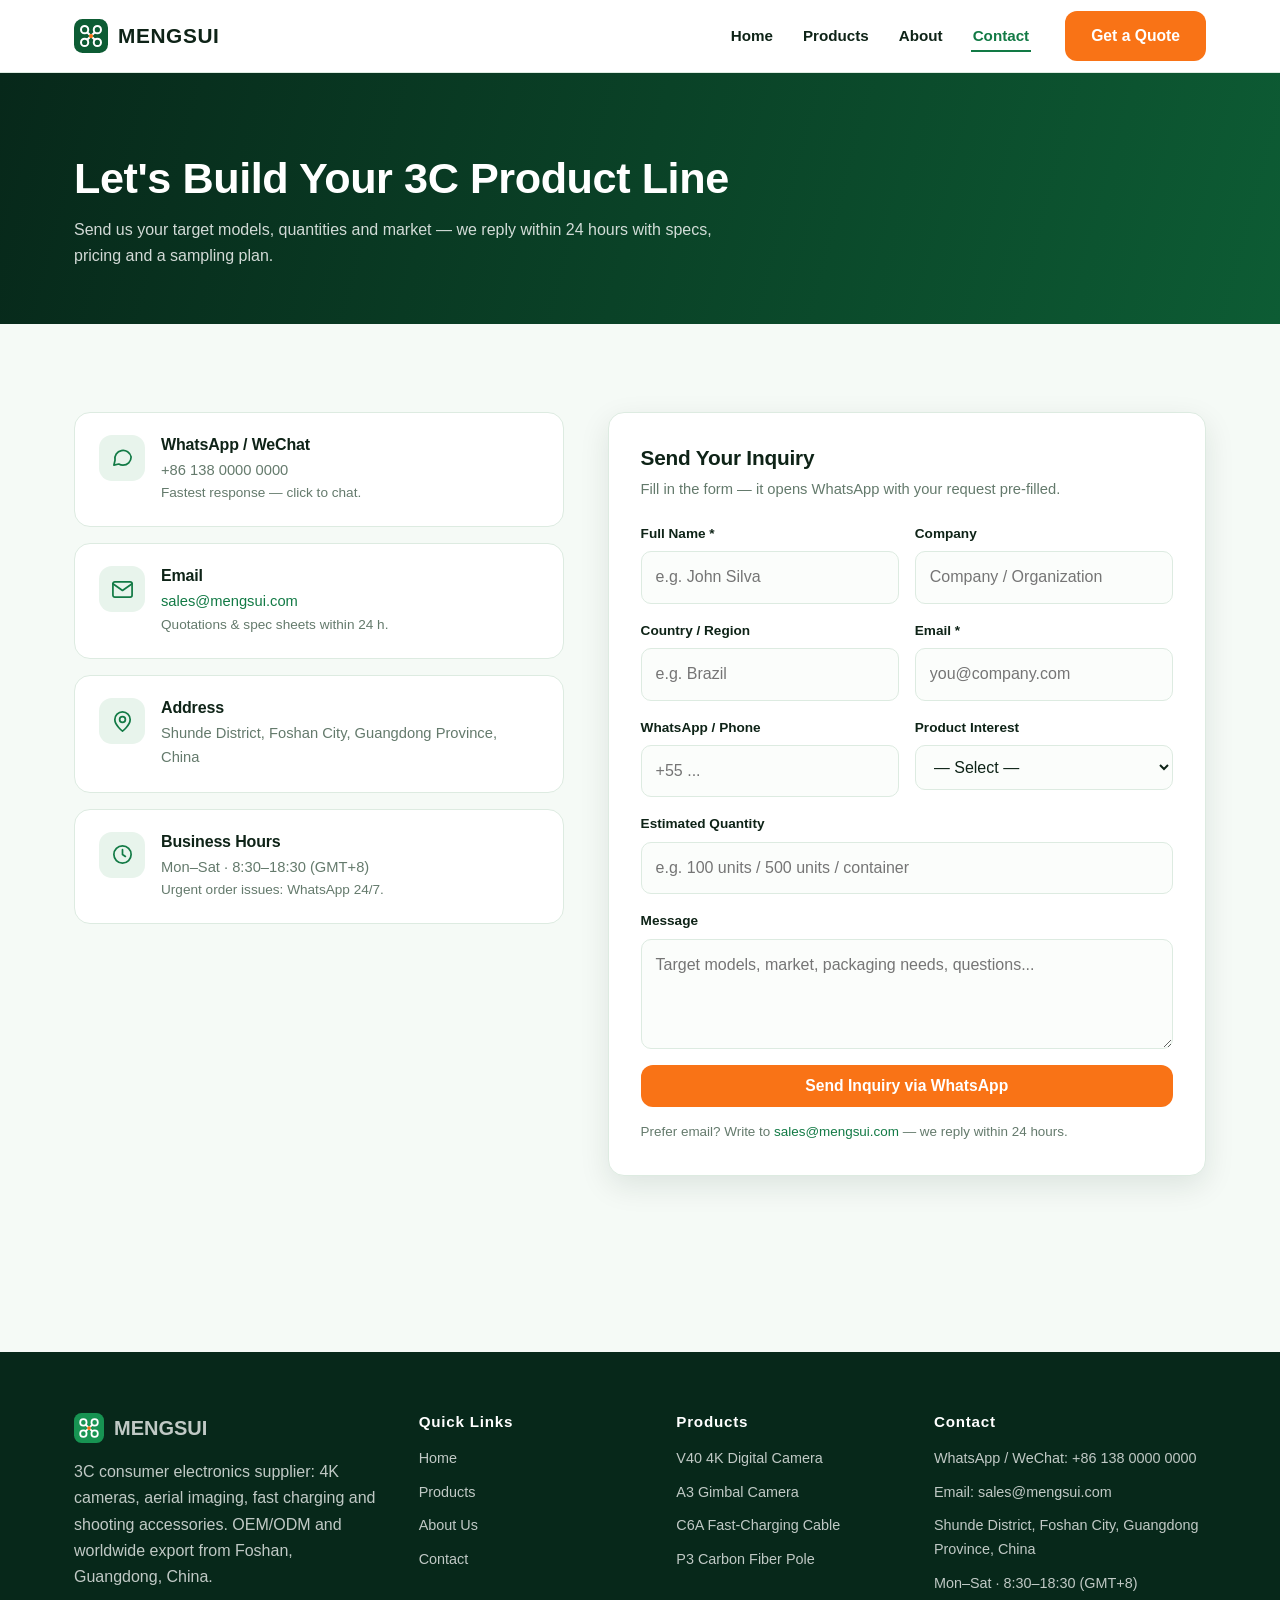
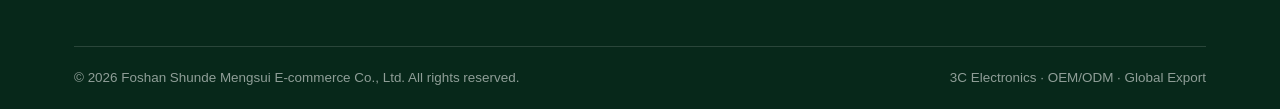
<file: contact.html>
<!DOCTYPE html>
<html lang="en">
<head>
<meta charset="UTF-8">
<meta name="viewport" content="width=device-width, initial-scale=1.0">
<title>Contact Us | MENGSUI — 3C Consumer Electronics Supplier</title>
<meta name="description" content="Contact MENGSUI for 3C consumer electronics quotations: 4K cameras, aerial imaging, fast-charging cables and shooting accessories. WhatsApp, email or inquiry form — replies within 24 hours with FOB/CIF/DDP pricing and sampling plan.">
<link rel="icon" href="data:image/svg+xml,%3Csvg xmlns='http://www.w3.org/2000/svg' viewBox='0 0 32 32'%3E%3Crect width='32' height='32' rx='8' fill='%230d5c34'/%3E%3Cg stroke='%23ffffff' stroke-width='1.9' fill='none'%3E%3Ccircle cx='10' cy='10' r='3.4'/%3E%3Ccircle cx='22' cy='10' r='3.4'/%3E%3Ccircle cx='10' cy='22' r='3.4'/%3E%3Ccircle cx='22' cy='22' r='3.4'/%3E%3Cpath d='M12.4 12.4l7.2 7.2M19.6 12.4l-7.2 7.2'/%3E%3C/g%3E%3Ccircle cx='16' cy='16' r='2' fill='%23f97316'/%3E%3C/svg%3E">
<link rel="stylesheet" href="css/style.css">
</head>
<body>

<header class="site-header">
  <div class="container">
    <nav class="nav">
      <a class="brand" href="index.html">
        <svg viewBox="0 0 32 32" fill="none" xmlns="http://www.w3.org/2000/svg" aria-hidden="true"><rect width="32" height="32" rx="8" fill="#0d5c34"/><g stroke="#ffffff" stroke-width="1.9" fill="none"><circle cx="10" cy="10" r="3.4"/><circle cx="22" cy="10" r="3.4"/><circle cx="10" cy="22" r="3.4"/><circle cx="22" cy="22" r="3.4"/><path d="M12.4 12.4l7.2 7.2M19.6 12.4l-7.2 7.2"/></g><circle cx="16" cy="16" r="2" fill="#f97316"/></svg>
        MENGSUI
      </a>
      <button class="nav-toggle" aria-label="Toggle menu"><span></span><span></span><span></span></button>
      <ul class="nav-links">
        <li><a href="index.html">Home</a></li>
        <li><a href="products.html">Products</a></li>
        <li><a href="about.html">About</a></li>
        <li><a href="contact.html" class="active">Contact</a></li>
      </ul>
      <a class="btn btn-cta nav-cta" href="contact.html">Get a Quote</a>
    </nav>
  </div>
</header>

<section class="page-hero">
  <div class="container">
    <h1>Let's Build Your 3C Product Line</h1>
    <p>Send us your target models, quantities and market — we reply within 24 hours with specs, pricing and a sampling plan.</p>
  </div>
</section>

<section class="section">
  <div class="container">
    <div class="contact-grid">
      <!-- Contact cards -->
      <div>
        <div class="contact-card reveal">
          <div class="icon"><svg viewBox="0 0 24 24" fill="none" stroke="currentColor" stroke-width="1.8" stroke-linecap="round" stroke-linejoin="round"><path d="M21 11.5a8.5 8.5 0 0 1-8.5 8.5c-1.6 0-3.1-.44-4.38-1.2L3 20l1.2-5.12A8.5 8.5 0 1 1 21 11.5z"/></svg></div>
          <div>
            <h3>WhatsApp / WeChat</h3>
            <p>+86 138 0000 0000</p>
            <p style="font-size:.85rem">Fastest response — click to chat.</p>
          </div>
        </div>
        <div class="contact-card reveal">
          <div class="icon"><svg viewBox="0 0 24 24" fill="none" stroke="currentColor" stroke-width="1.8" stroke-linecap="round" stroke-linejoin="round"><rect x="2" y="4" width="20" height="16" rx="2"/><path d="M22 6l-10 7L2 6"/></svg></div>
          <div>
            <h3>Email</h3>
            <p><a href="mailto:sales@mengsui.com">sales@mengsui.com</a></p>
            <p style="font-size:.85rem">Quotations &amp; spec sheets within 24 h.</p>
          </div>
        </div>
        <div class="contact-card reveal">
          <div class="icon"><svg viewBox="0 0 24 24" fill="none" stroke="currentColor" stroke-width="1.8" stroke-linecap="round" stroke-linejoin="round"><path d="M20 10c0 6-8 12-8 12s-8-6-8-12a8 8 0 0 1 16 0z"/><circle cx="12" cy="10" r="3"/></svg></div>
          <div>
            <h3>Address</h3>
            <p>Shunde District, Foshan City, Guangdong Province, China</p>
          </div>
        </div>
        <div class="contact-card reveal">
          <div class="icon"><svg viewBox="0 0 24 24" fill="none" stroke="currentColor" stroke-width="1.8" stroke-linecap="round" stroke-linejoin="round"><circle cx="12" cy="12" r="9"/><path d="M12 7v5l3 2"/></svg></div>
          <div>
            <h3>Business Hours</h3>
            <p>Mon–Sat · 8:30–18:30 (GMT+8)</p>
            <p style="font-size:.85rem">Urgent order issues: WhatsApp 24/7.</p>
          </div>
        </div>
      </div>

      <!-- Inquiry form -->
      <div class="form-card reveal">
        <h3>Send Your Inquiry</h3>
        <p>Fill in the form — it opens WhatsApp with your request pre-filled.</p>
        <form id="inquiryForm">
          <div class="form-grid">
            <div class="field">
              <label for="name">Full Name *</label>
              <input type="text" id="name" name="name" required placeholder="e.g. John Silva">
            </div>
            <div class="field">
              <label for="company">Company</label>
              <input type="text" id="company" name="company" placeholder="Company / Organization">
            </div>
            <div class="field">
              <label for="country">Country / Region</label>
              <input type="text" id="country" name="country" placeholder="e.g. Brazil">
            </div>
            <div class="field">
              <label for="email">Email *</label>
              <input type="email" id="email" name="email" required placeholder="you@company.com">
            </div>
            <div class="field">
              <label for="phone">WhatsApp / Phone</label>
              <input type="text" id="phone" name="phone" placeholder="+55 ...">
            </div>
            <div class="field">
              <label for="product">Product Interest</label>
              <select id="product" name="product">
                <option value="">— Select —</option>
                <option>V40 4K Digital Camera</option>
                <option>A3 3-Axis Gimbal Camera</option>
                <option>C6A Fast-Charging Cable</option>
                <option>P3 Carbon Fiber Extension Pole</option>
                <option>Bluetooth Remote &amp; Accessories</option>
                <option>OEM / Distributor Partnership</option>
              </select>
            </div>
            <div class="field full">
              <label for="quantity">Estimated Quantity</label>
              <input type="text" id="quantity" name="quantity" placeholder="e.g. 100 units / 500 units / container">
            </div>
            <div class="field full">
              <label for="message">Message</label>
              <textarea id="message" name="message" placeholder="Target models, market, packaging needs, questions..."></textarea>
            </div>
            <div class="field full">
              <button type="submit" class="btn btn-cta" style="justify-content:center">Send Inquiry via WhatsApp</button>
            </div>
          </div>
          <p class="form-note">Prefer email? Write to <a href="mailto:sales@mengsui.com">sales@mengsui.com</a> — we reply within 24 hours.</p>
        </form>
      </div>
    </div>
  </div>
</section>

<footer class="site-footer">
  <div class="container">
    <div class="footer-inner">
      <div>
        <a class="footer-brand" href="index.html">
          <svg viewBox="0 0 32 32" fill="none" xmlns="http://www.w3.org/2000/svg" aria-hidden="true"><rect width="32" height="32" rx="8" fill="#179352"/><g stroke="#ffffff" stroke-width="1.9" fill="none"><circle cx="10" cy="10" r="3.4"/><circle cx="22" cy="10" r="3.4"/><circle cx="10" cy="22" r="3.4"/><circle cx="22" cy="22" r="3.4"/><path d="M12.4 12.4l7.2 7.2M19.6 12.4l-7.2 7.2"/></g><circle cx="16" cy="16" r="2" fill="#f97316"/></svg>
          MENGSUI
        </a>
        <p>3C consumer electronics supplier: 4K cameras, aerial imaging, fast charging and shooting accessories. OEM/ODM and worldwide export from Foshan, Guangdong, China.</p>
      </div>
      <div>
        <h4>Quick Links</h4>
        <ul>
          <li><a href="index.html">Home</a></li>
          <li><a href="products.html">Products</a></li>
          <li><a href="about.html">About Us</a></li>
          <li><a href="contact.html">Contact</a></li>
        </ul>
      </div>
      <div>
        <h4>Products</h4>
        <ul>
          <li><a href="products.html#camera">V40 4K Digital Camera</a></li>
          <li><a href="products.html#aerial">A3 Gimbal Camera</a></li>
          <li><a href="products.html#cables">C6A Fast-Charging Cable</a></li>
          <li><a href="products.html#accessories">P3 Carbon Fiber Pole</a></li>
        </ul>
      </div>
      <div>
        <h4>Contact</h4>
        <ul>
          <li>WhatsApp / WeChat: +86 138 0000 0000</li>
          <li>Email: <a href="mailto:sales@mengsui.com">sales@mengsui.com</a></li>
          <li>Shunde District, Foshan City, Guangdong Province, China</li>
          <li>Mon–Sat · 8:30–18:30 (GMT+8)</li>
        </ul>
      </div>
    </div>
    <div class="footer-bottom">
      <span>© <span id="year">2026</span> Foshan Shunde Mengsui E-commerce Co., Ltd. All rights reserved.</span>
      <span>3C Electronics · OEM/ODM · Global Export</span>
    </div>
  </div>
</footer>

<script src="js/main.js"></script>
</body>
</html>
</file>
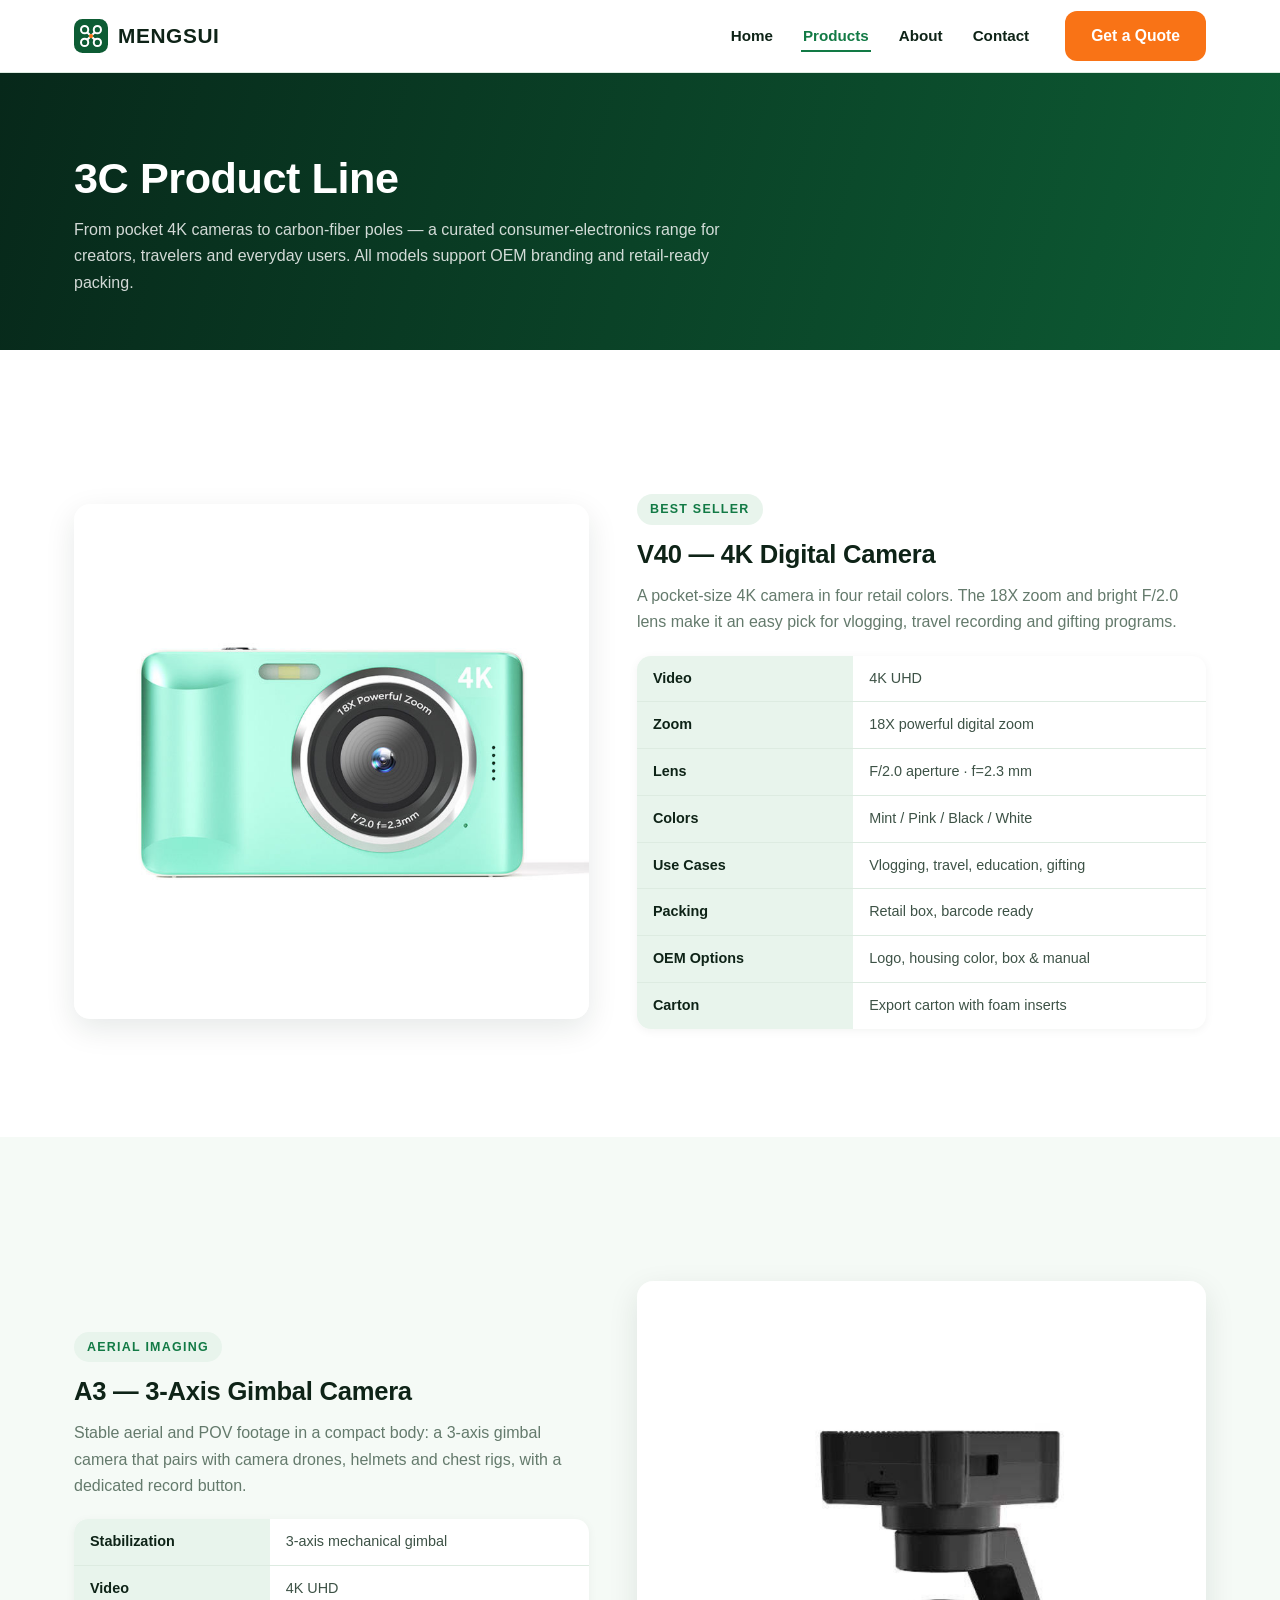
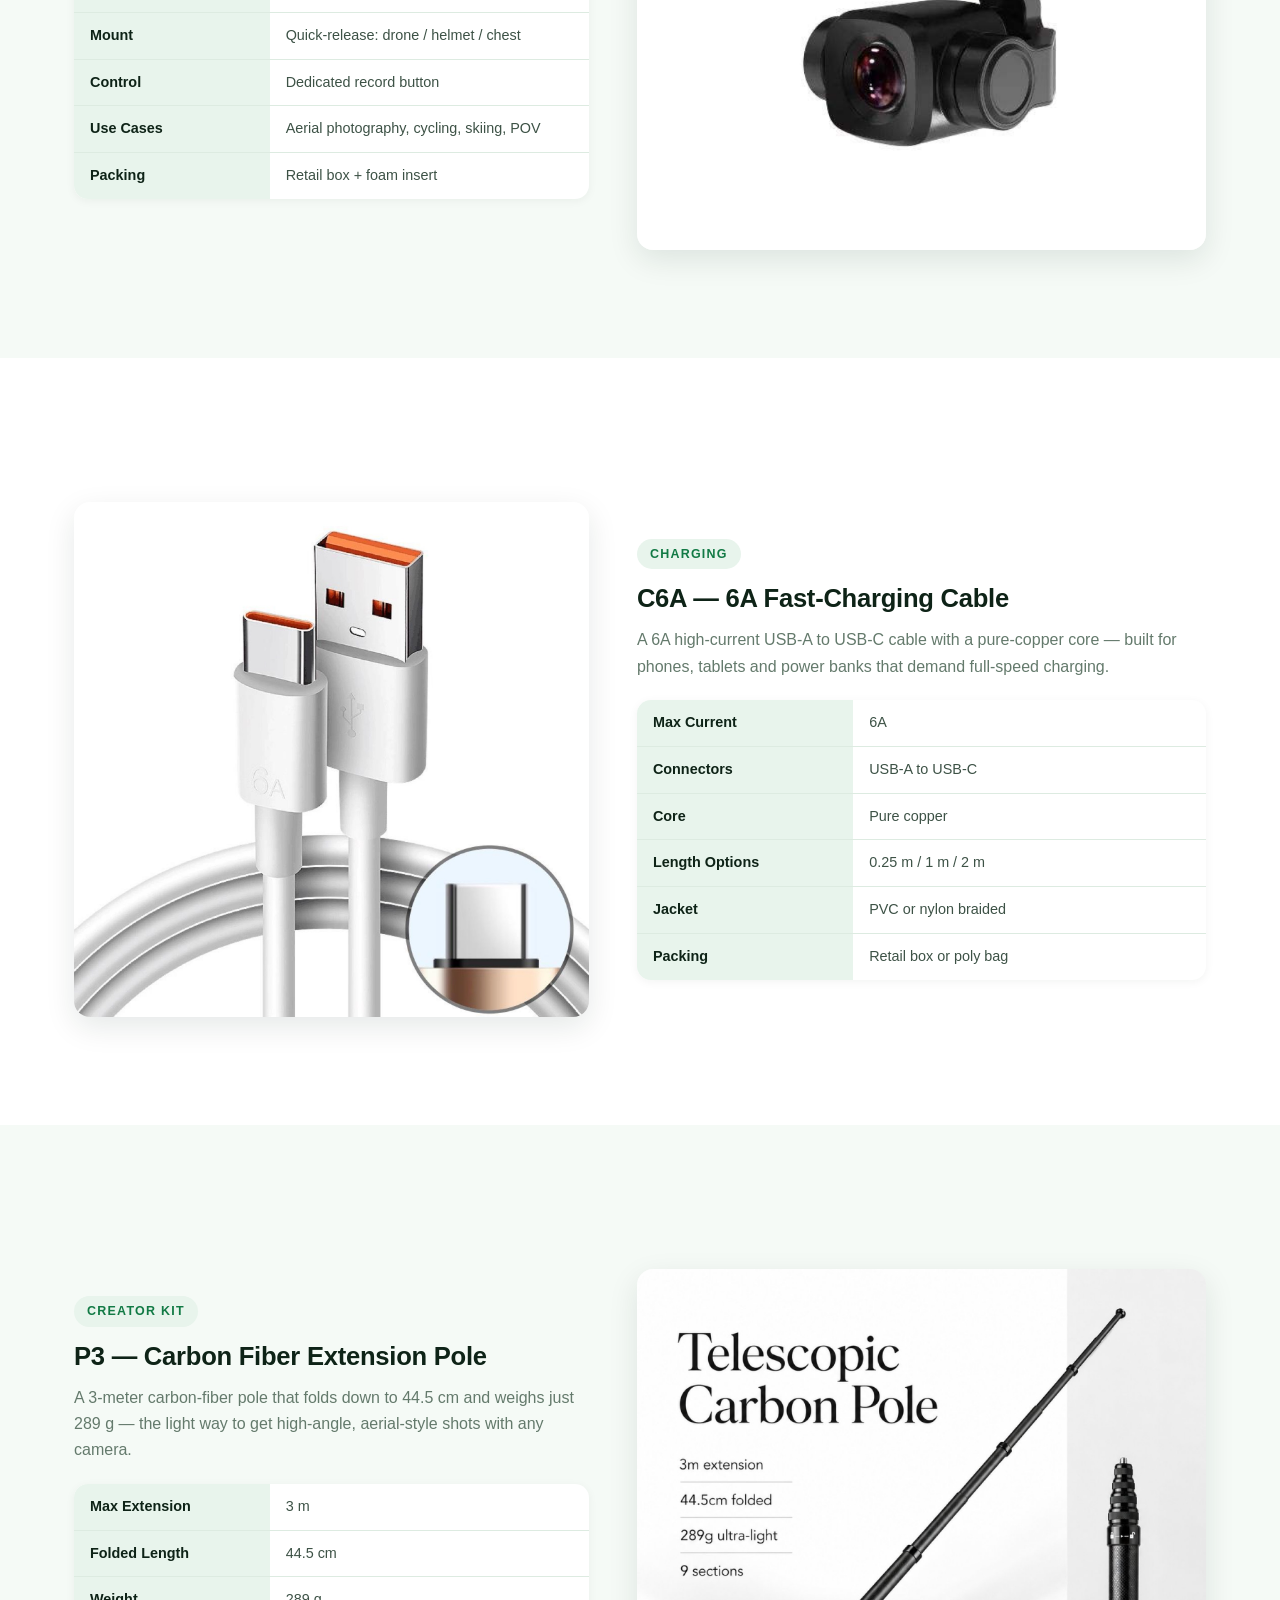
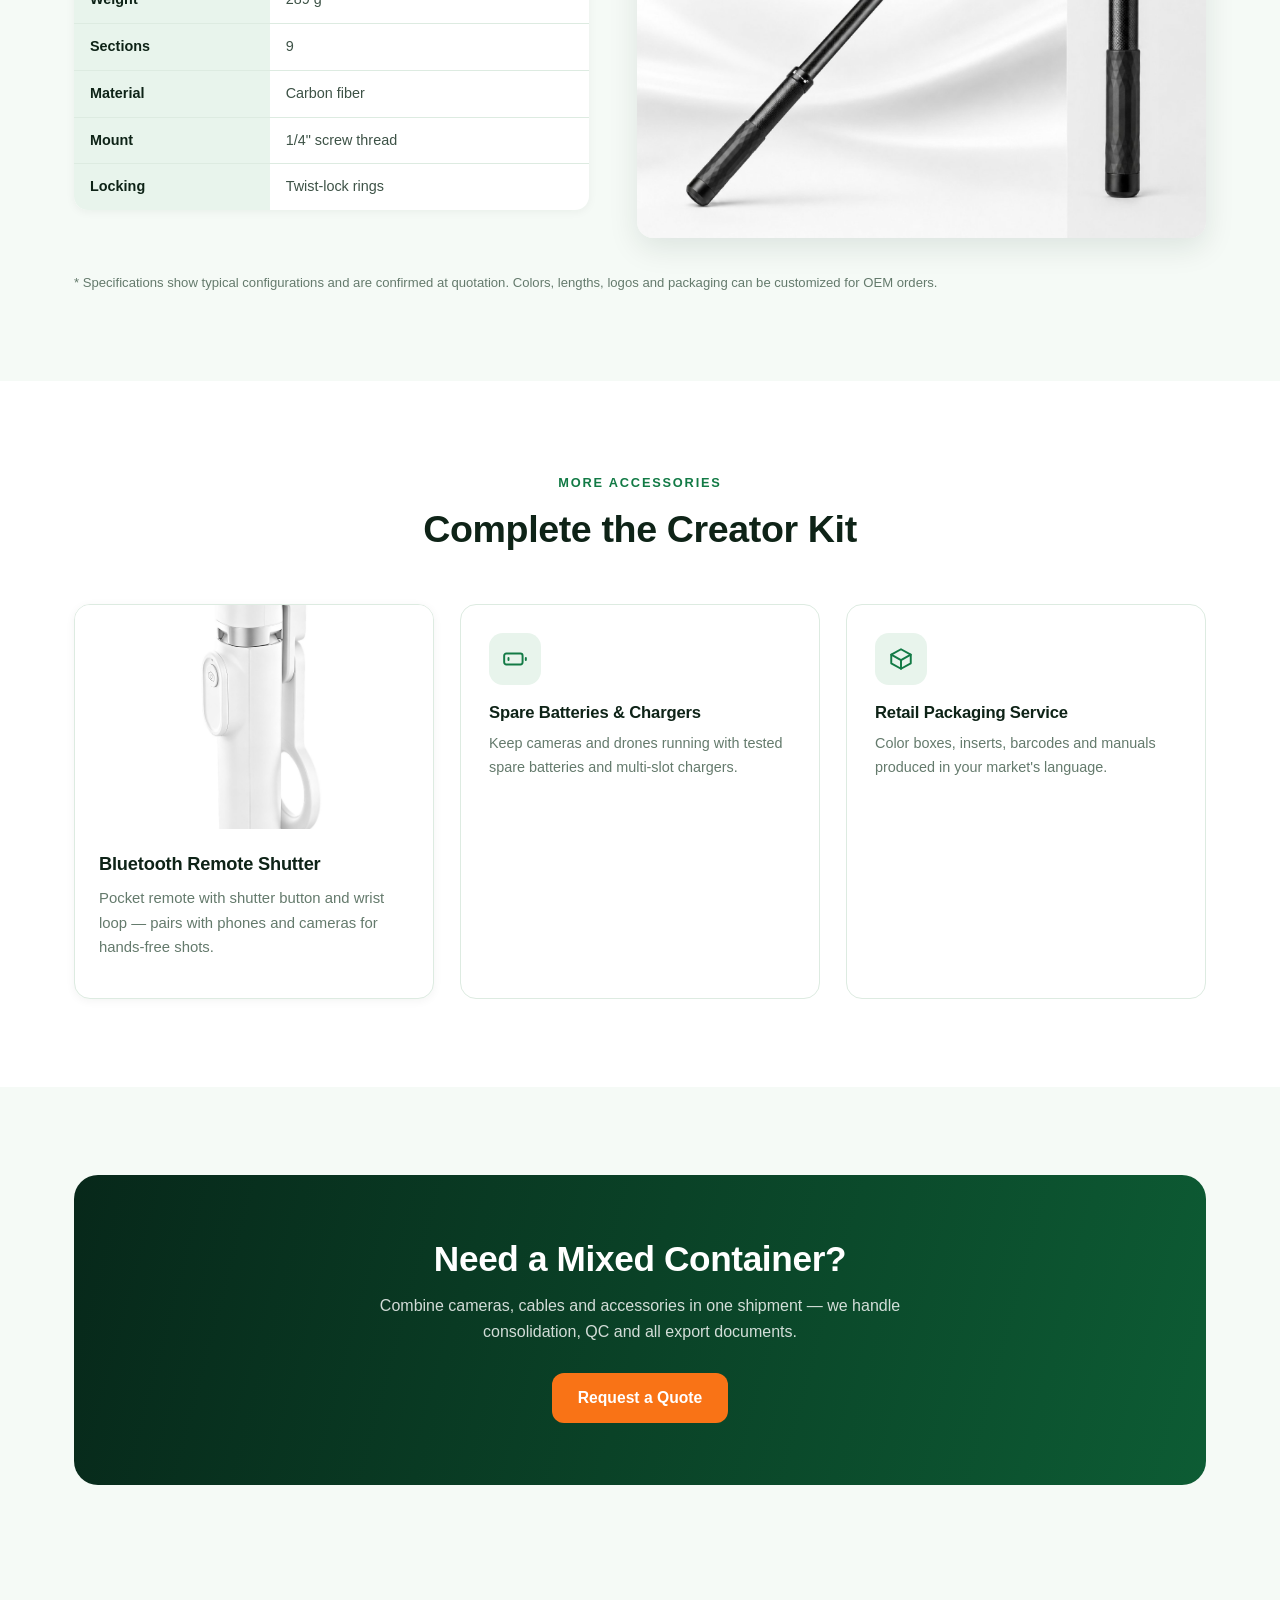
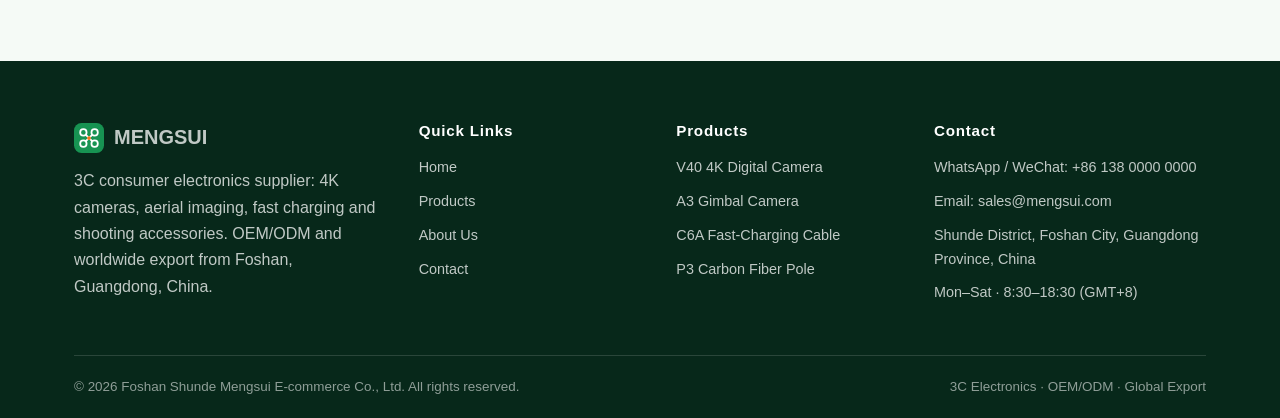
<file: products.html>
<!DOCTYPE html>
<html lang="en">
<head>
<meta charset="UTF-8">
<meta name="viewport" content="width=device-width, initial-scale=1.0">
<title>Products — 4K Cameras, Aerial Imaging, Cables &amp; Accessories | MENGSUI</title>
<meta name="description" content="MENGSUI 3C product line: V40 pocket 4K digital camera, A3 3-axis gimbal camera, C6A fast-charging cable, P3 carbon fiber extension pole and Bluetooth remote. OEM branding and retail-ready packing available.">
<link rel="icon" href="data:image/svg+xml,%3Csvg xmlns='http://www.w3.org/2000/svg' viewBox='0 0 32 32'%3E%3Crect width='32' height='32' rx='8' fill='%230d5c34'/%3E%3Cg stroke='%23ffffff' stroke-width='1.9' fill='none'%3E%3Ccircle cx='10' cy='10' r='3.4'/%3E%3Ccircle cx='22' cy='10' r='3.4'/%3E%3Ccircle cx='10' cy='22' r='3.4'/%3E%3Ccircle cx='22' cy='22' r='3.4'/%3E%3Cpath d='M12.4 12.4l7.2 7.2M19.6 12.4l-7.2 7.2'/%3E%3C/g%3E%3Ccircle cx='16' cy='16' r='2' fill='%23f97316'/%3E%3C/svg%3E">
<link rel="stylesheet" href="css/style.css">
</head>
<body>

<header class="site-header">
  <div class="container">
    <nav class="nav">
      <a class="brand" href="index.html">
        <svg viewBox="0 0 32 32" fill="none" xmlns="http://www.w3.org/2000/svg" aria-hidden="true"><rect width="32" height="32" rx="8" fill="#0d5c34"/><g stroke="#ffffff" stroke-width="1.9" fill="none"><circle cx="10" cy="10" r="3.4"/><circle cx="22" cy="10" r="3.4"/><circle cx="10" cy="22" r="3.4"/><circle cx="22" cy="22" r="3.4"/><path d="M12.4 12.4l7.2 7.2M19.6 12.4l-7.2 7.2"/></g><circle cx="16" cy="16" r="2" fill="#f97316"/></svg>
        MENGSUI
      </a>
      <button class="nav-toggle" aria-label="Toggle menu"><span></span><span></span><span></span></button>
      <ul class="nav-links">
        <li><a href="index.html">Home</a></li>
        <li><a href="products.html" class="active">Products</a></li>
        <li><a href="about.html">About</a></li>
        <li><a href="contact.html">Contact</a></li>
      </ul>
      <a class="btn btn-cta nav-cta" href="contact.html">Get a Quote</a>
    </nav>
  </div>
</header>

<section class="page-hero">
  <div class="container">
    <h1>3C Product Line</h1>
    <p>From pocket 4K cameras to carbon-fiber poles — a curated consumer-electronics range for creators, travelers and everyday users. All models support OEM branding and retail-ready packing.</p>
  </div>
</section>

<!-- V40 Camera -->
<section class="section section-white" id="camera" style="scroll-margin-top:90px">
  <div class="container">
    <div class="model reveal">
      <div class="model-media"><img src="images/cam-mint.jpg" alt="V40 4K digital camera in mint green with 18X zoom lens"></div>
      <div class="model-info">
        <span class="model-tag">Best Seller</span>
        <h3>V40 — 4K Digital Camera</h3>
        <p>A pocket-size 4K camera in four retail colors. The 18X zoom and bright F/2.0 lens make it an easy pick for vlogging, travel recording and gifting programs.</p>
        <table class="spec">
          <tbody>
            <tr><td>Video</td><td>4K UHD</td></tr>
            <tr><td>Zoom</td><td>18X powerful digital zoom</td></tr>
            <tr><td>Lens</td><td>F/2.0 aperture · f=2.3 mm</td></tr>
            <tr><td>Colors</td><td>Mint / Pink / Black / White</td></tr>
            <tr><td>Use Cases</td><td>Vlogging, travel, education, gifting</td></tr>
            <tr><td>Packing</td><td>Retail box, barcode ready</td></tr>
            <tr><td>OEM Options</td><td>Logo, housing color, box &amp; manual</td></tr>
            <tr><td>Carton</td><td>Export carton with foam inserts</td></tr>
          </tbody>
        </table>
      </div>
    </div>
  </div>
</section>

<!-- Aerial -->
<section class="section" id="aerial" style="scroll-margin-top:90px">
  <div class="container">
    <div class="model flip reveal">
      <div class="model-media"><img src="images/cam-gimbal.jpg" alt="A3 3-axis gimbal camera for drones and POV shooting"></div>
      <div class="model-info">
        <span class="model-tag">Aerial Imaging</span>
        <h3>A3 — 3-Axis Gimbal Camera</h3>
        <p>Stable aerial and POV footage in a compact body: a 3-axis gimbal camera that pairs with camera drones, helmets and chest rigs, with a dedicated record button.</p>
        <table class="spec">
          <tbody>
            <tr><td>Stabilization</td><td>3-axis mechanical gimbal</td></tr>
            <tr><td>Video</td><td>4K UHD</td></tr>
            <tr><td>Mount</td><td>Quick-release: drone / helmet / chest</td></tr>
            <tr><td>Control</td><td>Dedicated record button</td></tr>
            <tr><td>Use Cases</td><td>Aerial photography, cycling, skiing, POV</td></tr>
            <tr><td>Packing</td><td>Retail box + foam insert</td></tr>
          </tbody>
        </table>
      </div>
    </div>
  </div>
</section>

<!-- Cables -->
<section class="section section-white" id="cables" style="scroll-margin-top:90px">
  <div class="container">
    <div class="model reveal">
      <div class="model-media"><img src="images/cable-6a.jpg" alt="C6A 6A USB-A to USB-C fast-charging cable"></div>
      <div class="model-info">
        <span class="model-tag">Charging</span>
        <h3>C6A — 6A Fast-Charging Cable</h3>
        <p>A 6A high-current USB-A to USB-C cable with a pure-copper core — built for phones, tablets and power banks that demand full-speed charging.</p>
        <table class="spec">
          <tbody>
            <tr><td>Max Current</td><td>6A</td></tr>
            <tr><td>Connectors</td><td>USB-A to USB-C</td></tr>
            <tr><td>Core</td><td>Pure copper</td></tr>
            <tr><td>Length Options</td><td>0.25 m / 1 m / 2 m</td></tr>
            <tr><td>Jacket</td><td>PVC or nylon braided</td></tr>
            <tr><td>Packing</td><td>Retail box or poly bag</td></tr>
          </tbody>
        </table>
      </div>
    </div>
  </div>
</section>

<!-- Accessories -->
<section class="section" id="accessories" style="scroll-margin-top:90px">
  <div class="container">
    <div class="model flip reveal">
      <div class="model-media"><img src="images/pole-carbon.jpg" alt="P3 carbon fiber telescopic extension pole, 3m"></div>
      <div class="model-info">
        <span class="model-tag">Creator Kit</span>
        <h3>P3 — Carbon Fiber Extension Pole</h3>
        <p>A 3-meter carbon-fiber pole that folds down to 44.5 cm and weighs just 289 g — the light way to get high-angle, aerial-style shots with any camera.</p>
        <table class="spec">
          <tbody>
            <tr><td>Max Extension</td><td>3 m</td></tr>
            <tr><td>Folded Length</td><td>44.5 cm</td></tr>
            <tr><td>Weight</td><td>289 g</td></tr>
            <tr><td>Sections</td><td>9</td></tr>
            <tr><td>Material</td><td>Carbon fiber</td></tr>
            <tr><td>Mount</td><td>1/4" screw thread</td></tr>
            <tr><td>Locking</td><td>Twist-lock rings</td></tr>
          </tbody>
        </table>
      </div>
    </div>
    <p class="spec-note">* Specifications show typical configurations and are confirmed at quotation. Colors, lengths, logos and packaging can be customized for OEM orders.</p>
  </div>
</section>

<!-- Accessories -->
<section class="section section-white">
  <div class="container">
    <div class="section-head center reveal">
      <span class="kicker">More Accessories</span>
      <h2>Complete the Creator Kit</h2>
    </div>
    <div class="grid grid-3">
      <article class="card reveal">
        <div class="card-media"><img src="images/remote.jpg" alt="Bluetooth remote shutter with wrist loop"></div>
        <div class="card-body">
          <h3>Bluetooth Remote Shutter</h3>
          <p>Pocket remote with shutter button and wrist loop — pairs with phones and cameras for hands-free shots.</p>
        </div>
      </article>
      <div class="icon-card reveal">
        <div class="icon"><svg viewBox="0 0 24 24" fill="none" stroke="currentColor" stroke-width="1.8" stroke-linecap="round" stroke-linejoin="round"><rect x="2" y="7" width="17" height="10" rx="2"/><path d="M22 11v2M6 11v2"/></svg></div>
        <h3>Spare Batteries &amp; Chargers</h3>
        <p>Keep cameras and drones running with tested spare batteries and multi-slot chargers.</p>
      </div>
      <div class="icon-card reveal">
        <div class="icon"><svg viewBox="0 0 24 24" fill="none" stroke="currentColor" stroke-width="1.8" stroke-linecap="round" stroke-linejoin="round"><path d="M21 8l-9-5-9 5v8l9 5 9-5z"/><path d="M3 8l9 5 9-5M12 13v8"/></svg></div>
        <h3>Retail Packaging Service</h3>
        <p>Color boxes, inserts, barcodes and manuals produced in your market's language.</p>
      </div>
    </div>
  </div>
</section>

<!-- CTA -->
<section class="section">
  <div class="container">
    <div class="cta-band reveal">
      <h2>Need a Mixed Container?</h2>
      <p>Combine cameras, cables and accessories in one shipment — we handle consolidation, QC and all export documents.</p>
      <a class="btn btn-cta" href="contact.html">Request a Quote</a>
    </div>
  </div>
</section>

<footer class="site-footer">
  <div class="container">
    <div class="footer-inner">
      <div>
        <a class="footer-brand" href="index.html">
          <svg viewBox="0 0 32 32" fill="none" xmlns="http://www.w3.org/2000/svg" aria-hidden="true"><rect width="32" height="32" rx="8" fill="#179352"/><g stroke="#ffffff" stroke-width="1.9" fill="none"><circle cx="10" cy="10" r="3.4"/><circle cx="22" cy="10" r="3.4"/><circle cx="10" cy="22" r="3.4"/><circle cx="22" cy="22" r="3.4"/><path d="M12.4 12.4l7.2 7.2M19.6 12.4l-7.2 7.2"/></g><circle cx="16" cy="16" r="2" fill="#f97316"/></svg>
          MENGSUI
        </a>
        <p>3C consumer electronics supplier: 4K cameras, aerial imaging, fast charging and shooting accessories. OEM/ODM and worldwide export from Foshan, Guangdong, China.</p>
      </div>
      <div>
        <h4>Quick Links</h4>
        <ul>
          <li><a href="index.html">Home</a></li>
          <li><a href="products.html">Products</a></li>
          <li><a href="about.html">About Us</a></li>
          <li><a href="contact.html">Contact</a></li>
        </ul>
      </div>
      <div>
        <h4>Products</h4>
        <ul>
          <li><a href="products.html#camera">V40 4K Digital Camera</a></li>
          <li><a href="products.html#aerial">A3 Gimbal Camera</a></li>
          <li><a href="products.html#cables">C6A Fast-Charging Cable</a></li>
          <li><a href="products.html#accessories">P3 Carbon Fiber Pole</a></li>
        </ul>
      </div>
      <div>
        <h4>Contact</h4>
        <ul>
          <li>WhatsApp / WeChat: +86 138 0000 0000</li>
          <li>Email: <a href="mailto:sales@mengsui.com">sales@mengsui.com</a></li>
          <li>Shunde District, Foshan City, Guangdong Province, China</li>
          <li>Mon–Sat · 8:30–18:30 (GMT+8)</li>
        </ul>
      </div>
    </div>
    <div class="footer-bottom">
      <span>© <span id="year">2026</span> Foshan Shunde Mengsui E-commerce Co., Ltd. All rights reserved.</span>
      <span>3C Electronics · OEM/ODM · Global Export</span>
    </div>
  </div>
</footer>

<script src="js/main.js"></script>
</body>
</html>
</file>
<file: css/style.css>
/* ============================================================
   MENGSUI — 3C Consumer Electronics
   Clean retail tech theme · system font stack (no Google Fonts)
   ============================================================ */
*, *::before, *::after { box-sizing: border-box; margin: 0; padding: 0; }

:root {
  --ink: #0e2317;
  --body-c: #3d5246;
  --muted: #647a6c;
  --bg: #f5faf6;
  --card: #ffffff;
  --line: #ddebe1;
  --soft: #e8f4ec;
  --g9: #07281a;
  --g7: #0d5c34;
  --g6: #127a45;
  --g5: #179352;
  --accent-l: #7fe3a8;
  --orange: #f97316;
  --orange-d: #e05e0a;
  --radius: 16px;
  --shadow: 0 10px 30px rgba(7, 40, 26, .10);
}

html { scroll-behavior: smooth; }

body {
  font-family: -apple-system, BlinkMacSystemFont, "Segoe UI", Roboto, "Helvetica Neue", Arial, "PingFang SC", "Microsoft YaHei", sans-serif;
  color: var(--body-c);
  background: var(--bg);
  line-height: 1.65;
  font-size: 16px;
  -webkit-font-smoothing: antialiased;
}

img { max-width: 100%; display: block; }
a { color: var(--g6); text-decoration: none; }
h1, h2, h3, h4 { color: var(--ink); line-height: 1.25; font-weight: 800; letter-spacing: -.01em; }
ul { list-style: none; }

.container { max-width: 1180px; margin: 0 auto; padding: 0 24px; }

/* ---------- Buttons ---------- */
.btn {
  display: inline-flex; align-items: center; gap: 8px;
  padding: 12px 26px; border-radius: 12px;
  font-weight: 700; font-size: .98rem;
  border: 0; cursor: pointer; transition: all .25s;
}
.btn-cta { background: var(--orange); color: #fff; }
.btn-cta:hover { background: var(--orange-d); transform: translateY(-2px); }
.btn-primary { background: var(--g7); color: #fff; }
.btn-primary:hover { background: var(--g9); transform: translateY(-2px); }
.btn-ghost { background: rgba(255,255,255,.12); color: #fff; border: 1.5px solid rgba(255,255,255,.65); }
.btn-ghost:hover { background: rgba(255,255,255,.24); }

/* ---------- Header / Nav ---------- */
.site-header {
  position: sticky; top: 0; z-index: 100;
  background: rgba(255,255,255,.94);
  backdrop-filter: blur(10px);
  border-bottom: 1px solid var(--line);
  transition: box-shadow .3s;
}
.site-header.scrolled { box-shadow: 0 6px 24px rgba(7,40,26,.08); }
.nav { display: flex; align-items: center; gap: 28px; height: 72px; position: relative; }
.brand { display: flex; align-items: center; gap: 10px; font-weight: 900; font-size: 1.3rem; color: var(--ink); letter-spacing: .03em; }
.brand svg { width: 34px; height: 34px; }
.nav-links { display: flex; gap: 26px; margin-left: auto; }
.nav-links a { color: var(--ink); font-weight: 600; font-size: .95rem; padding: 6px 2px; border-bottom: 2px solid transparent; }
.nav-links a:hover, .nav-links a.active { color: var(--g6); border-color: var(--g6); }
.nav-cta { margin-left: 6px; }
.nav-toggle {
  display: none; flex-direction: column; gap: 5px;
  background: none; border: 0; cursor: pointer; padding: 8px; margin-left: auto;
}
.nav-toggle span { width: 24px; height: 2.5px; background: var(--ink); border-radius: 2px; }

/* ---------- Hero (home) ---------- */
.hero { position: relative; color: #fff; overflow: hidden; }
.hero-bg { position: absolute; inset: 0; background-size: cover; background-position: center; }
.hero::after {
  content: ""; position: absolute; inset: 0;
  background: linear-gradient(100deg, rgba(5,32,19,.90) 0%, rgba(5,32,19,.58) 52%, rgba(5,32,19,.22) 100%);
}
.hero-inner { position: relative; z-index: 2; padding: 118px 0 92px; max-width: 780px; }
.hero-kicker {
  display: inline-block; background: rgba(255,255,255,.14);
  border: 1px solid rgba(255,255,255,.32);
  padding: 6px 16px; border-radius: 999px;
  font-size: .84rem; font-weight: 600; letter-spacing: .08em; text-transform: uppercase;
  margin-bottom: 22px; color: rgba(255,255,255,.92);
}
.hero h1 { color: #fff; font-size: clamp(2.2rem, 4.6vw, 3.5rem); margin-bottom: 18px; }
.hero h1 em { font-style: normal; color: var(--accent-l); }
.hero p { font-size: 1.1rem; color: rgba(255,255,255,.88); max-width: 660px; margin-bottom: 32px; }
.hero-actions { display: flex; gap: 14px; flex-wrap: wrap; }
.hero-stats { display: flex; margin-top: 54px; flex-wrap: wrap; row-gap: 18px; }
.hero-stats .stat { padding: 0 34px; border-left: 1px solid rgba(255,255,255,.28); }
.hero-stats .stat:first-child { padding-left: 0; border-left: 0; }
.stat strong { display: block; font-size: 1.9rem; font-weight: 800; color: #fff; line-height: 1.2; }
.stat span { font-size: .86rem; color: rgba(255,255,255,.75); }

/* ---------- Page hero (subpages) ---------- */
.page-hero { background: linear-gradient(105deg, var(--g9), var(--g7)); color: #fff; padding: 78px 0 54px; }
.page-hero h1 { color: #fff; font-size: clamp(1.9rem, 3.6vw, 2.7rem); margin-bottom: 12px; }
.page-hero p { color: rgba(255,255,255,.82); max-width: 660px; }

/* ---------- Sections ---------- */
.section { padding: 88px 0; }
.section-white { background: #fff; }
.section-head { max-width: 760px; margin-bottom: 52px; }
.section-head.center { margin-left: auto; margin-right: auto; text-align: center; }
.kicker {
  display: inline-block; color: var(--g6); font-weight: 800;
  text-transform: uppercase; letter-spacing: .14em; font-size: .8rem; margin-bottom: 12px;
}
.section-head h2 { font-size: clamp(1.7rem, 3vw, 2.35rem); margin-bottom: 14px; }
.section-head p { color: var(--muted); font-size: 1.04rem; }

/* ---------- Grids & cards ---------- */
.grid { display: grid; gap: 26px; }
.grid-4 { grid-template-columns: repeat(4, 1fr); }
.grid-3 { grid-template-columns: repeat(3, 1fr); }
.grid-2 { grid-template-columns: repeat(2, 1fr); }

.card {
  background: var(--card); border: 1px solid var(--line); border-radius: var(--radius);
  overflow: hidden; box-shadow: 0 2px 10px rgba(7,40,26,.05);
  transition: transform .3s, box-shadow .3s;
}
.card:hover { transform: translateY(-5px); box-shadow: var(--shadow); }
.card-media { aspect-ratio: 16 / 10; overflow: hidden; }
.card-media img { width: 100%; height: 100%; object-fit: cover; transition: transform .5s; }
.card:hover .card-media img { transform: scale(1.06); }
.card-body { padding: 24px; }
.card-body h3 { font-size: 1.14rem; margin-bottom: 10px; }
.card-body p { font-size: .93rem; color: var(--muted); margin-bottom: 14px; }
.mini-specs { margin-bottom: 16px; }
.mini-specs li { position: relative; padding-left: 20px; font-size: .88rem; color: var(--body-c); margin-bottom: 6px; }
.mini-specs li::before {
  content: ""; position: absolute; left: 0; top: 8px;
  width: 9px; height: 9px; border-radius: 50%; background: var(--g5);
}
.text-link { font-weight: 700; color: var(--g6); }
.text-link:hover { color: var(--orange); }

.icon-card {
  background: #fff; border: 1px solid var(--line); border-radius: var(--radius);
  padding: 28px; transition: transform .3s, box-shadow .3s;
}
.icon-card:hover { transform: translateY(-4px); box-shadow: var(--shadow); }
.icon-card .icon {
  width: 52px; height: 52px; border-radius: 14px; background: var(--soft);
  display: flex; align-items: center; justify-content: center; margin-bottom: 18px; color: var(--g6);
}
.icon-card .icon svg { width: 26px; height: 26px; }
.icon-card h3 { font-size: 1.04rem; margin-bottom: 8px; }
.icon-card p { font-size: .9rem; color: var(--muted); }

/* ---------- Chips ---------- */
.chips { display: flex; flex-wrap: wrap; gap: 12px; justify-content: center; }
.chip {
  display: inline-flex; align-items: center; gap: 9px;
  background: #fff; border: 1px solid var(--line);
  padding: 10px 20px; border-radius: 999px;
  font-weight: 600; font-size: .92rem; color: var(--ink);
}
.chip svg { width: 17px; height: 17px; color: var(--g5); }

/* ---------- Steps ---------- */
.steps { display: grid; grid-template-columns: repeat(5, 1fr); gap: 18px; }
.step {
  background: #fff; border: 1px solid var(--line); border-radius: var(--radius);
  padding: 26px 20px;
}
.step-num {
  width: 40px; height: 40px; border-radius: 12px; background: var(--g7); color: #fff;
  font-weight: 800; display: flex; align-items: center; justify-content: center; margin-bottom: 16px;
}
.step h3 { font-size: 1rem; margin-bottom: 8px; }
.step p { font-size: .86rem; color: var(--muted); }

/* ---------- Split ---------- */
.split { display: grid; grid-template-columns: 1.05fr 1fr; gap: 56px; align-items: center; }
.split img { border-radius: var(--radius); box-shadow: var(--shadow); }
.split h2 { font-size: clamp(1.6rem, 2.8vw, 2.2rem); margin-bottom: 16px; }
.split p { margin-bottom: 14px; }
.check-list { margin-top: 10px; }
.check-list li { position: relative; padding-left: 30px; margin-bottom: 10px; color: var(--body-c); font-weight: 500; }
.check-list li::before {
  content: ""; position: absolute; left: 0; top: 4px; width: 20px; height: 20px;
  border-radius: 50%; background: var(--soft);
  background-image: url("data:image/svg+xml,%3Csvg xmlns='http://www.w3.org/2000/svg' viewBox='0 0 24 24' fill='none' stroke='%23127a45' stroke-width='3' stroke-linecap='round' stroke-linejoin='round'%3E%3Cpath d='M20 6L9 17l-5-5'/%3E%3C/svg%3E");
  background-size: 12px; background-repeat: no-repeat; background-position: center;
}

/* ---------- Product models & spec tables ---------- */
.model {
  display: grid; grid-template-columns: .95fr 1.05fr; gap: 48px;
  align-items: center; padding: 56px 0; border-bottom: 1px solid var(--line);
}
.model:last-of-type { border-bottom: 0; padding-bottom: 20px; }
.model.flip .model-media { order: 2; }
.model-media img { border-radius: var(--radius); box-shadow: var(--shadow); }
.model-tag {
  display: inline-block; background: var(--soft); color: var(--g6);
  font-weight: 800; font-size: .78rem; letter-spacing: .1em; text-transform: uppercase;
  padding: 5px 13px; border-radius: 999px; margin-bottom: 14px;
}
.model h3 { font-size: 1.6rem; margin-bottom: 12px; }
.model-info > p { color: var(--muted); margin-bottom: 20px; }
table.spec {
  width: 100%; border-collapse: collapse; background: #fff;
  border-radius: 14px; overflow: hidden; font-size: .9rem;
  box-shadow: 0 2px 10px rgba(7,40,26,.05);
}
.spec td { padding: 11px 16px; border-bottom: 1px solid var(--line); }
.spec tr:last-child td { border-bottom: 0; }
.spec td:first-child { font-weight: 700; color: var(--ink); background: var(--soft); width: 38%; }
.spec-note { font-size: .82rem; color: var(--muted); margin-top: 14px; }

/* ---------- FAQ ---------- */
.faq { max-width: 840px; margin: 0 auto; }
.faq details { background: #fff; border: 1px solid var(--line); border-radius: 14px; margin-bottom: 12px; overflow: hidden; }
.faq summary {
  list-style: none; cursor: pointer; padding: 18px 22px;
  font-weight: 700; color: var(--ink);
  display: flex; justify-content: space-between; align-items: center; gap: 16px;
}
.faq summary::-webkit-details-marker { display: none; }
.faq summary::after {
  content: "+"; font-size: 1.45rem; color: var(--g5); font-weight: 700;
  transition: transform .25s; flex-shrink: 0; line-height: 1;
}
.faq details[open] summary::after { transform: rotate(45deg); }
.faq-a { padding: 0 22px 20px; font-size: .94rem; color: var(--muted); }

/* ---------- CTA band ---------- */
.cta-band {
  background: linear-gradient(105deg, var(--g9), var(--g7)); color: #fff;
  border-radius: 24px; padding: 62px 48px; text-align: center;
}
.cta-band h2 { color: #fff; font-size: clamp(1.6rem, 3vw, 2.2rem); margin-bottom: 12px; }
.cta-band p { color: rgba(255,255,255,.82); margin-bottom: 28px; max-width: 560px; margin-left: auto; margin-right: auto; }

/* ---------- Contact ---------- */
.contact-grid { display: grid; grid-template-columns: .9fr 1.1fr; gap: 44px; align-items: start; }
.contact-card {
  background: #fff; border: 1px solid var(--line); border-radius: var(--radius);
  padding: 22px 24px; display: flex; gap: 16px; align-items: flex-start; margin-bottom: 16px;
}
.contact-card .icon {
  width: 46px; height: 46px; border-radius: 13px; background: var(--soft); color: var(--g6);
  display: flex; align-items: center; justify-content: center; flex-shrink: 0;
}
.contact-card .icon svg { width: 23px; height: 23px; }
.contact-card h3 { font-size: 1rem; margin-bottom: 3px; }
.contact-card p { font-size: .92rem; color: var(--muted); word-break: break-word; }
.form-card {
  background: #fff; border: 1px solid var(--line); border-radius: var(--radius);
  padding: 32px; box-shadow: var(--shadow);
}
.form-card h3 { font-size: 1.3rem; margin-bottom: 6px; }
.form-card > p { color: var(--muted); font-size: .92rem; margin-bottom: 22px; }
.form-grid { display: grid; grid-template-columns: 1fr 1fr; gap: 16px; }
.field { display: flex; flex-direction: column; gap: 6px; }
.field.full { grid-column: 1 / -1; }
.field label { font-weight: 700; font-size: .85rem; color: var(--ink); }
.field input, .field select, .field textarea {
  padding: 12px 14px; border: 1.5px solid var(--line); border-radius: 10px;
  font: inherit; color: var(--ink); background: #fbfdfb; transition: border .2s, box-shadow .2s;
  width: 100%;
}
.field textarea { resize: vertical; min-height: 110px; }
.field input:focus, .field select:focus, .field textarea:focus {
  outline: none; border-color: var(--g5); box-shadow: 0 0 0 3px rgba(23,147,82,.15);
}
.form-note { font-size: .84rem; color: var(--muted); margin-top: 14px; }

/* ---------- Footer ---------- */
.site-footer { background: var(--g9); color: rgba(255,255,255,.75); margin-top: 88px; }
.footer-inner { display: grid; grid-template-columns: 1.4fr 1fr 1fr 1.25fr; gap: 40px; padding: 60px 0 40px; }
.site-footer h4 { color: #fff; font-size: .95rem; margin-bottom: 16px; letter-spacing: .05em; }
.site-footer li { margin-bottom: 10px; font-size: .9rem; }
.site-footer a { color: rgba(255,255,255,.75); }
.site-footer a:hover { color: #fff; }
.footer-brand { display: flex; align-items: center; gap: 10px; color: #fff; font-weight: 900; font-size: 1.25rem; margin-bottom: 14px; }
.footer-brand svg { width: 30px; height: 30px; }
.footer-bottom {
  border-top: 1px solid rgba(255,255,255,.14); padding: 20px 0;
  display: flex; justify-content: space-between; gap: 12px; flex-wrap: wrap;
  font-size: .84rem; color: rgba(255,255,255,.55);
}

/* ---------- Reveal animation ---------- */
.reveal { opacity: 0; transform: translateY(22px); transition: opacity .7s ease, transform .7s ease; }
.reveal.in { opacity: 1; transform: none; }
@media (prefers-reduced-motion: reduce) { .reveal { opacity: 1; transform: none; transition: none; } }

/* ---------- Responsive ---------- */
@media (max-width: 1020px) {
  .grid-4 { grid-template-columns: repeat(2, 1fr); }
  .steps { grid-template-columns: repeat(2, 1fr); }
  .model, .split, .contact-grid { grid-template-columns: 1fr; gap: 30px; }
  .model.flip .model-media { order: 0; }
  .footer-inner { grid-template-columns: 1fr 1fr; }
}
@media (max-width: 720px) {
  .grid-3, .grid-2, .grid-4 { grid-template-columns: 1fr; }
  .steps { grid-template-columns: 1fr; }
  .hero-inner { padding: 84px 0 64px; }
  .hero-stats .stat { padding: 0 18px; }
  .stat strong { font-size: 1.5rem; }
  .footer-inner { grid-template-columns: 1fr; }
  .form-grid { grid-template-columns: 1fr; }
  .section { padding: 64px 0; }
  .nav-cta { display: none; }
  .nav-toggle { display: flex; }
  .nav-links {
    display: none; position: absolute; top: 72px; left: -24px; right: -24px;
    background: #fff; flex-direction: column; padding: 18px 24px 22px; gap: 14px;
    border-bottom: 1px solid var(--line); box-shadow: 0 14px 28px rgba(7,40,26,.10);
  }
  .nav-links.open { display: flex; }
}
</file>
